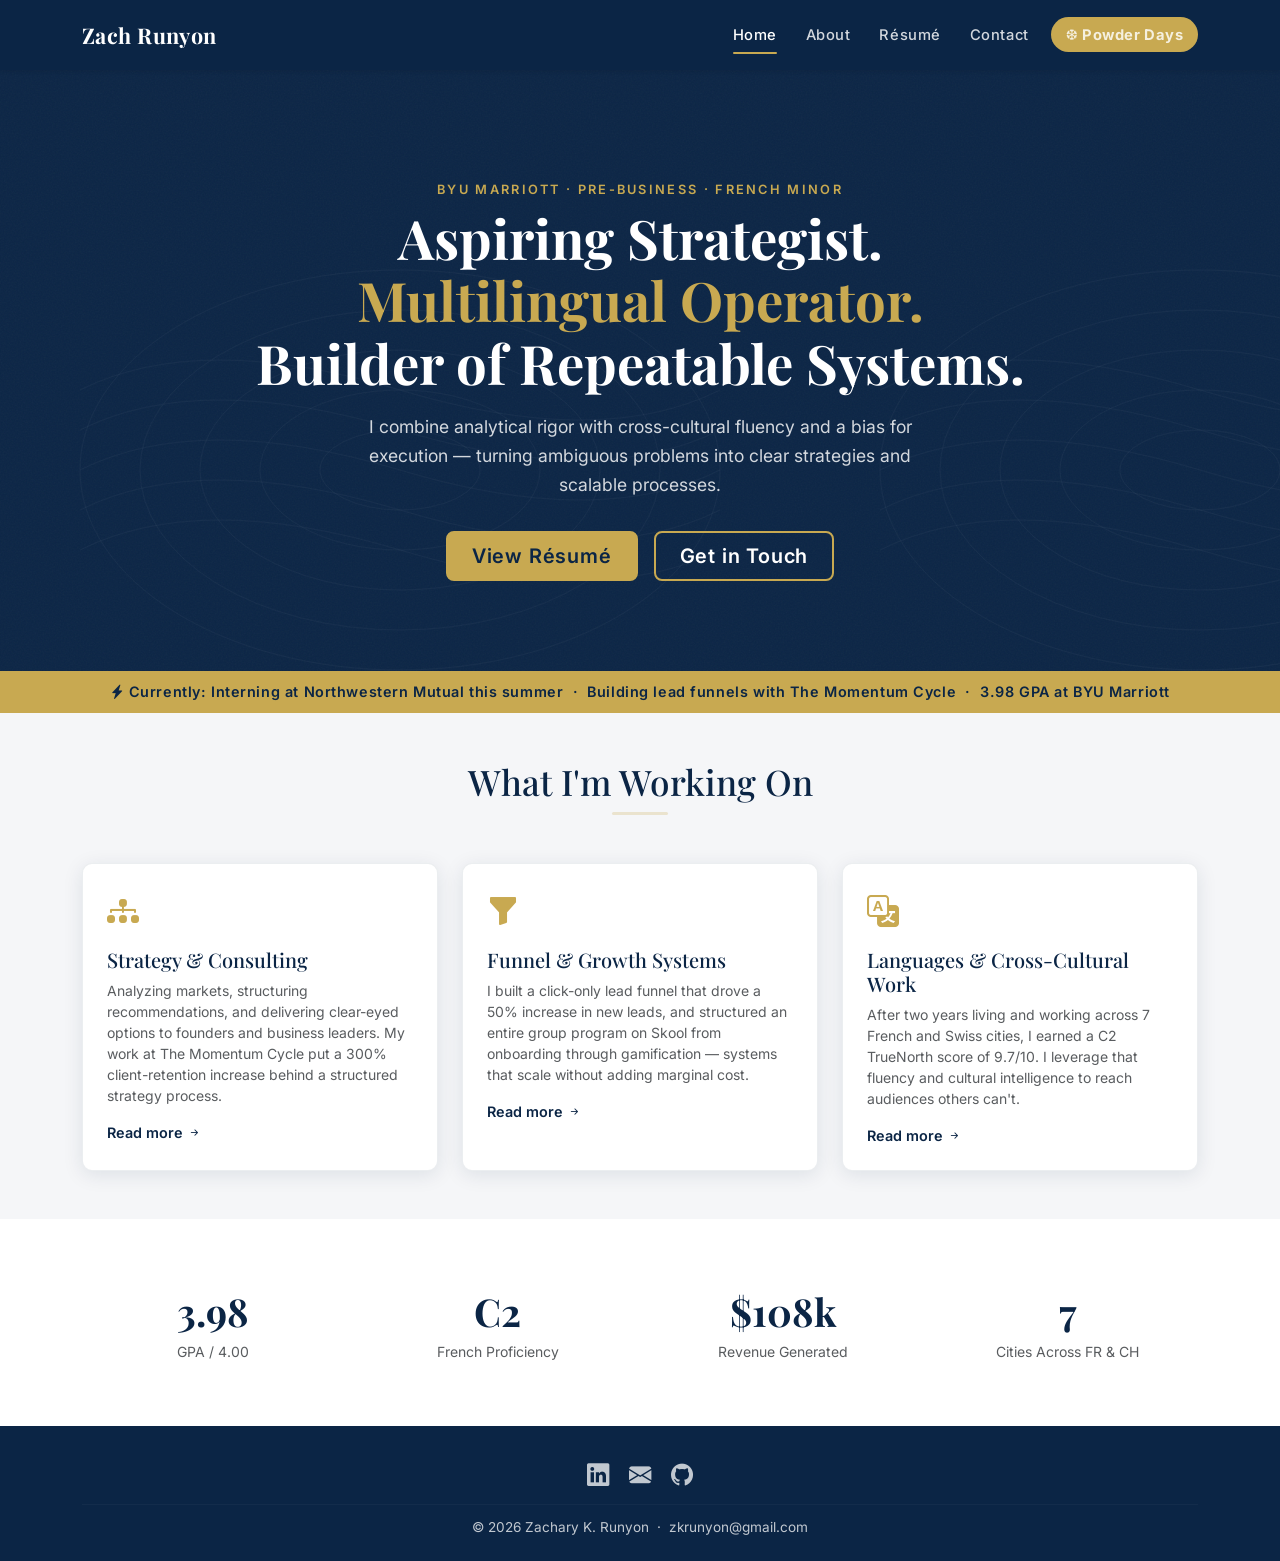
<file: index.html>
<!DOCTYPE html>
<html lang="en">
<head>
  <meta charset="UTF-8" />
  <meta name="viewport" content="width=device-width, initial-scale=1.0" />
  <title>Zach Runyon — Aspiring Strategist & Builder</title>
  <meta name="description" content="Zachary K. Runyon — BYU Marriott School of Business student, bilingual strategist, and builder of repeatable systems. Consulting, growth, and French fluency." />

  <!-- Bootstrap 5.3 -->
  <link rel="stylesheet" href="https://cdn.jsdelivr.net/npm/bootstrap@5.3.3/dist/css/bootstrap.min.css" />
  <!-- Bootstrap Icons -->
  <link rel="stylesheet" href="https://cdn.jsdelivr.net/npm/bootstrap-icons@1.11.3/font/bootstrap-icons.min.css" />
  <!-- Pro stylesheet -->
  <link rel="stylesheet" href="assets/css/pro.css" />
</head>
<body>

  <!-- ============ NAVBAR ============ -->
  <nav class="navbar navbar-expand-lg sticky-top shadow-sm">
    <div class="container">
      <a class="navbar-brand" href="index.html">Zach Runyon</a>
      <button class="navbar-toggler" type="button" data-bs-toggle="collapse" data-bs-target="#mainNav" aria-controls="mainNav" aria-expanded="false" aria-label="Toggle navigation">
        <span class="navbar-toggler-icon"></span>
      </button>
      <div class="collapse navbar-collapse" id="mainNav">
        <ul class="navbar-nav ms-auto">
          <li class="nav-item"><a class="nav-link active" href="index.html">Home</a></li>
          <li class="nav-item"><a class="nav-link" href="about.html">About</a></li>
          <li class="nav-item"><a class="nav-link" href="resume.html">Résumé</a></li>
          <li class="nav-item"><a class="nav-link" href="contact.html">Contact</a></li>
          <li class="nav-item ms-lg-2"><a class="nav-link btn btn-sm px-3 py-1" href="scratch/scratch.html" style="background:var(--gold);color:var(--navy);font-weight:700;border-radius:20px;">&#10054; Powder Days</a></li>
        </ul>
      </div>
    </div>
  </nav>

  <main>

    <!-- ============ HERO ============ -->
    <header class="hero">
      <div class="container">
        <div class="row justify-content-center">
          <div class="col-lg-9 text-center">
            <p class="text-uppercase mb-2" style="color: var(--gold); font-size:0.8rem; letter-spacing:0.18em; font-weight:600;">BYU Marriott · Pre-Business · French Minor</p>
            <h1 class="hero-headline">
              Aspiring Strategist.<br>
              <span class="gold-text">Multilingual Operator.</span><br>
              Builder of Repeatable Systems.
            </h1>
            <p class="hero-sub mx-auto">I combine analytical rigor with cross-cultural fluency and a bias for execution — turning ambiguous problems into clear strategies and scalable processes.</p>
            <div class="d-flex flex-wrap gap-3 justify-content-center">
              <a href="resume.html" class="btn btn-gold btn-lg px-4">View Résumé</a>
              <a href="contact.html" class="btn btn-outline-gold btn-lg px-4">Get in Touch</a>
            </div>
          </div>
        </div>
      </div>
    </header>

    <!-- ============ CURRENTLY STRIP ============ -->
    <div class="currently-strip">
      <div class="container">
        <span><i class="bi bi-lightning-charge-fill me-1"></i>Currently:</span>
        Interning at Northwestern Mutual this summer &nbsp;·&nbsp; Building lead funnels with The Momentum Cycle &nbsp;·&nbsp; 3.98 GPA at BYU Marriott
      </div>
    </div>

    <!-- ============ WHAT I'M WORKING ON ============ -->
    <section class="py-5" style="background-color: var(--offwhite);">
      <div class="container">
        <div class="text-center mb-5">
          <h2 class="section-heading">What I'm Working On</h2>
          <hr class="section-heading-rule mx-auto" />
        </div>
        <div class="row g-4">

          <!-- Card 1 -->
          <div class="col-md-4">
            <div class="card pro-card p-4">
              <div class="card-icon"><i class="bi bi-diagram-3-fill"></i></div>
              <h3 class="h5 fw-700 mb-2" style="font-family:'Playfair Display',serif; color:var(--navy);">Strategy &amp; Consulting</h3>
              <p class="text-muted small mb-3">Analyzing markets, structuring recommendations, and delivering clear-eyed options to founders and business leaders. My work at The Momentum Cycle put a 300% client-retention increase behind a structured strategy process.</p>
              <a href="about.html#strategy" class="card-read-more">Read more <i class="bi bi-arrow-right-short"></i></a>
            </div>
          </div>

          <!-- Card 2 -->
          <div class="col-md-4">
            <div class="card pro-card p-4">
              <div class="card-icon"><i class="bi bi-funnel-fill"></i></div>
              <h3 class="h5 fw-700 mb-2" style="font-family:'Playfair Display',serif; color:var(--navy);">Funnel &amp; Growth Systems</h3>
              <p class="text-muted small mb-3">I built a click-only lead funnel that drove a 50% increase in new leads, and structured an entire group program on Skool from onboarding through gamification — systems that scale without adding marginal cost.</p>
              <a href="about.html#growth" class="card-read-more">Read more <i class="bi bi-arrow-right-short"></i></a>
            </div>
          </div>

          <!-- Card 3 -->
          <div class="col-md-4">
            <div class="card pro-card p-4">
              <div class="card-icon"><i class="bi bi-translate"></i></div>
              <h3 class="h5 fw-700 mb-2" style="font-family:'Playfair Display',serif; color:var(--navy);">Languages &amp; Cross-Cultural Work</h3>
              <p class="text-muted small mb-3">After two years living and working across 7 French and Swiss cities, I earned a C2 TrueNorth score of 9.7/10. I leverage that fluency and cultural intelligence to reach audiences others can't.</p>
              <a href="about.html#languages" class="card-read-more">Read more <i class="bi bi-arrow-right-short"></i></a>
            </div>
          </div>

        </div>
      </div>
    </section>

    <!-- ============ QUICK STATS ============ -->
    <section class="py-5">
      <div class="container">
        <div class="row g-4 text-center">
          <div class="col-6 col-md-3">
            <div class="p-3">
              <div style="font-family:'Playfair Display',serif; font-size:2.4rem; font-weight:700; color:var(--navy);">3.98</div>
              <div class="text-muted small fw-500">GPA / 4.00</div>
            </div>
          </div>
          <div class="col-6 col-md-3">
            <div class="p-3">
              <div style="font-family:'Playfair Display',serif; font-size:2.4rem; font-weight:700; color:var(--navy);">C2</div>
              <div class="text-muted small fw-500">French Proficiency</div>
            </div>
          </div>
          <div class="col-6 col-md-3">
            <div class="p-3">
              <div style="font-family:'Playfair Display',serif; font-size:2.4rem; font-weight:700; color:var(--navy);">$108k</div>
              <div class="text-muted small fw-500">Revenue Generated</div>
            </div>
          </div>
          <div class="col-6 col-md-3">
            <div class="p-3">
              <div style="font-family:'Playfair Display',serif; font-size:2.4rem; font-weight:700; color:var(--navy);">7</div>
              <div class="text-muted small fw-500">Cities Across FR &amp; CH</div>
            </div>
          </div>
        </div>
      </div>
    </section>

  </main>

  <!-- ============ FOOTER ============ -->
  <footer class="site-footer">
    <div class="container text-center">
      <div class="footer-icons mb-2">
        <a href="https://www.linkedin.com/in/zach-runyon" target="_blank" rel="noopener" aria-label="LinkedIn"><i class="bi bi-linkedin"></i></a>
        <a href="mailto:zkrunyon@gmail.com" aria-label="Email"><i class="bi bi-envelope-fill"></i></a>
        <a href="https://github.com/zkrunyon-ui" target="_blank" rel="noopener" aria-label="GitHub"><i class="bi bi-github"></i></a>
      </div>
      <hr class="footer-divider" />
      <div>&copy; <span class="js-year">2026</span> Zachary K. Runyon &nbsp;·&nbsp; <a href="mailto:zkrunyon@gmail.com">zkrunyon@gmail.com</a></div>
    </div>
  </footer>

  <!-- Bootstrap JS -->
  <script src="https://cdn.jsdelivr.net/npm/bootstrap@5.3.3/dist/js/bootstrap.bundle.min.js"></script>
  <script src="assets/js/pro.js"></script>
</body>
</html>
</file>
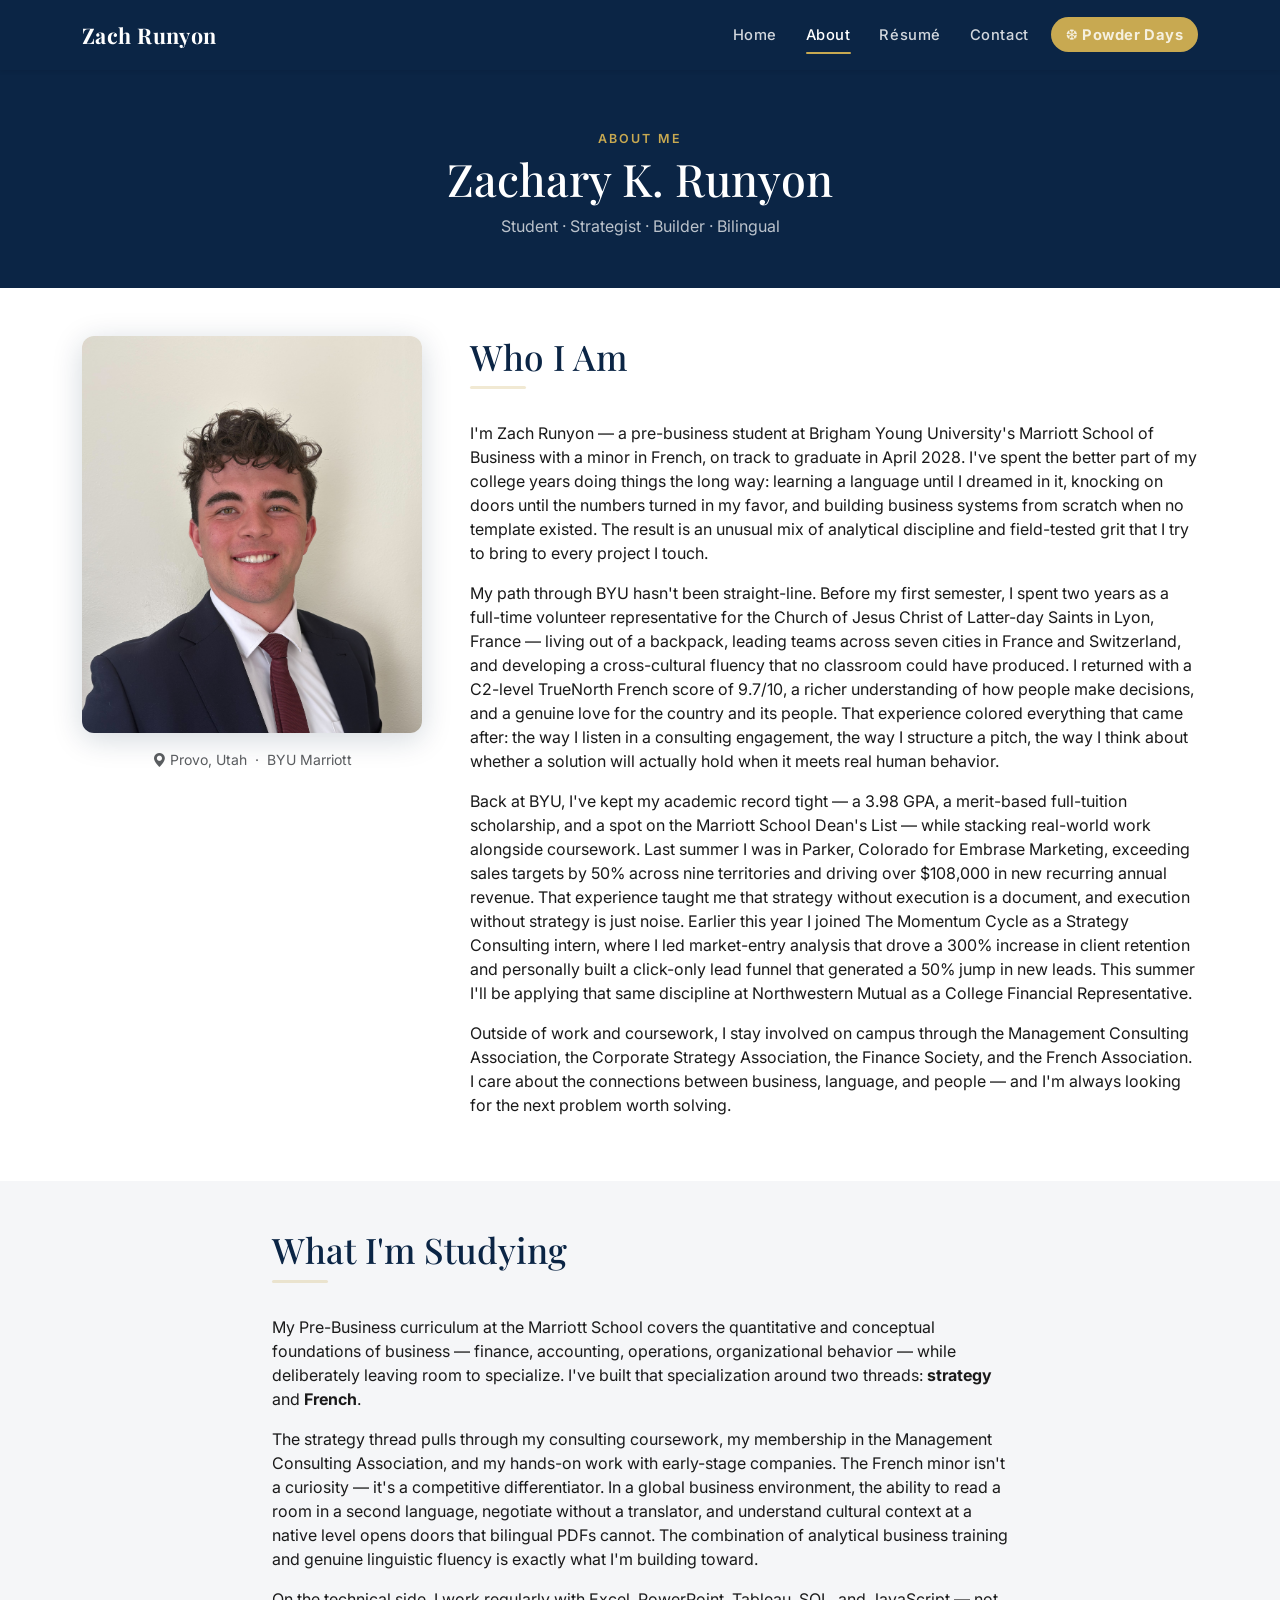
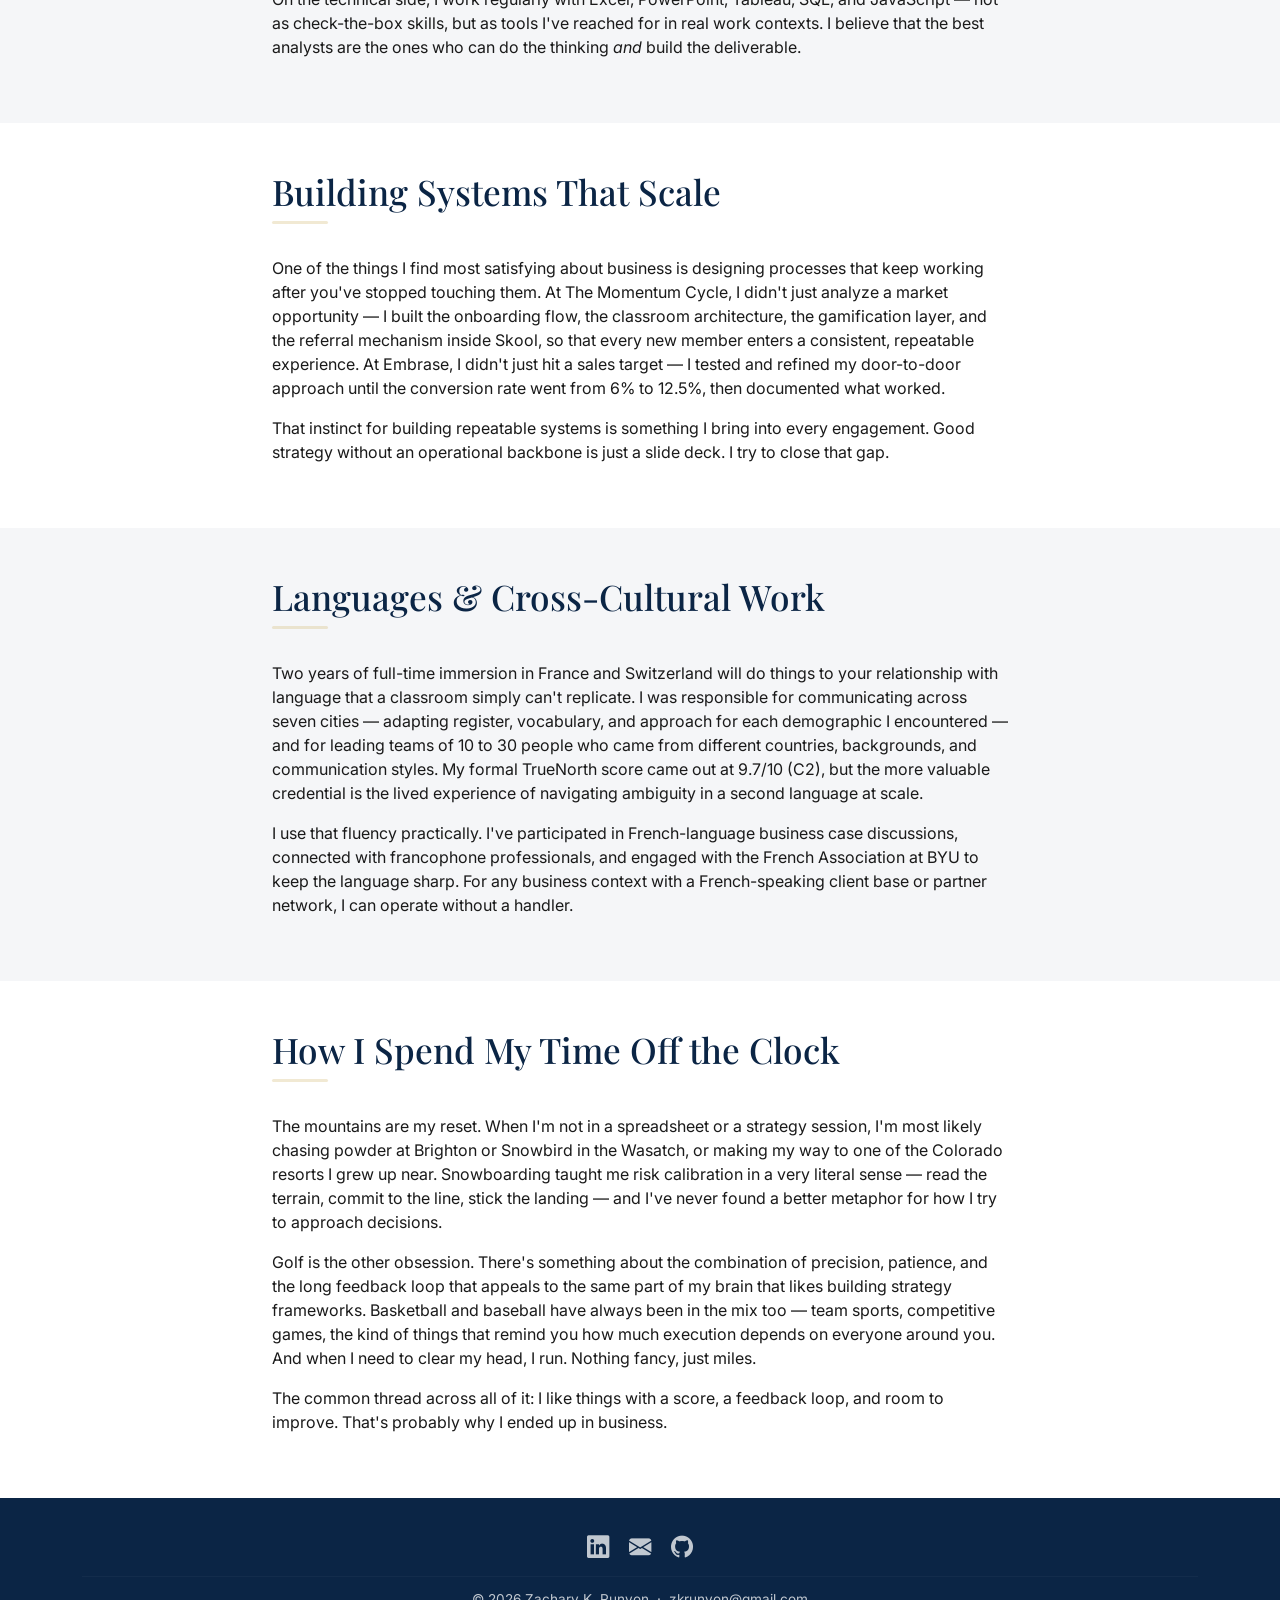
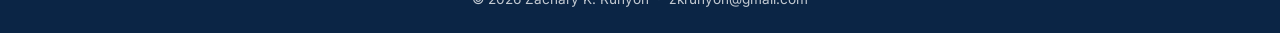
<file: about.html>
<!DOCTYPE html>
<html lang="en">
<head>
  <meta charset="UTF-8" />
  <meta name="viewport" content="width=device-width, initial-scale=1.0" />
  <title>About — Zach Runyon</title>
  <meta name="description" content="Learn about Zachary K. Runyon — BYU Marriott student, bilingual strategist with two years in France, sales professional, and outdoor enthusiast." />

  <link rel="stylesheet" href="https://cdn.jsdelivr.net/npm/bootstrap@5.3.3/dist/css/bootstrap.min.css" />
  <link rel="stylesheet" href="https://cdn.jsdelivr.net/npm/bootstrap-icons@1.11.3/font/bootstrap-icons.min.css" />
  <link rel="stylesheet" href="assets/css/pro.css" />
</head>
<body>

  <!-- ============ NAVBAR ============ -->
  <nav class="navbar navbar-expand-lg sticky-top shadow-sm">
    <div class="container">
      <a class="navbar-brand" href="index.html">Zach Runyon</a>
      <button class="navbar-toggler" type="button" data-bs-toggle="collapse" data-bs-target="#mainNav" aria-controls="mainNav" aria-expanded="false" aria-label="Toggle navigation">
        <span class="navbar-toggler-icon"></span>
      </button>
      <div class="collapse navbar-collapse" id="mainNav">
        <ul class="navbar-nav ms-auto">
          <li class="nav-item"><a class="nav-link" href="index.html">Home</a></li>
          <li class="nav-item"><a class="nav-link active" href="about.html">About</a></li>
          <li class="nav-item"><a class="nav-link" href="resume.html">Résumé</a></li>
          <li class="nav-item"><a class="nav-link" href="contact.html">Contact</a></li>
          <li class="nav-item ms-lg-2"><a class="nav-link btn btn-sm px-3 py-1" href="scratch/scratch.html" style="background:var(--gold);color:var(--navy);font-weight:700;border-radius:20px;">&#10054; Powder Days</a></li>
        </ul>
      </div>
    </div>
  </nav>

  <main>

    <!-- ============ PAGE HEADER ============ -->
    <section style="background-color: var(--navy); padding: 60px 0 50px;">
      <div class="container text-center text-white">
        <p class="text-uppercase mb-1" style="color: var(--gold); font-size:0.78rem; letter-spacing:0.18em; font-weight:600;">About Me</p>
        <h1 class="section-heading" style="color:#fff; font-size: clamp(2rem,4vw,2.8rem);">Zachary K. Runyon</h1>
        <p class="mb-0" style="color:rgba(255,255,255,0.72); max-width:520px; margin:0 auto; font-size:1rem;">Student · Strategist · Builder · Bilingual</p>
      </div>
    </section>

    <!-- ============ BIO ============ -->
    <section class="py-5" id="bio">
      <div class="container">
        <div class="row g-5 align-items-start">

          <!-- Portrait -->
          <div class="col-lg-4">
            <div class="portrait-wrap">
              <img
                src="assets/img/portrait.jpg"
                alt="Portrait of Zachary K. Runyon"
                onerror="this.src='assets/img/portrait.svg'"
              />
            </div>
            <div class="mt-3 text-center text-muted small">
              <i class="bi bi-geo-alt-fill me-1"></i>Provo, Utah &nbsp;·&nbsp; BYU Marriott
            </div>
          </div>

          <!-- Bio prose -->
          <div class="col-lg-8">
            <h2 class="section-heading mb-1">Who I Am</h2>
            <hr class="section-heading-rule" />

            <p>I'm Zach Runyon — a pre-business student at Brigham Young University's Marriott School of Business with a minor in French, on track to graduate in April 2028. I've spent the better part of my college years doing things the long way: learning a language until I dreamed in it, knocking on doors until the numbers turned in my favor, and building business systems from scratch when no template existed. The result is an unusual mix of analytical discipline and field-tested grit that I try to bring to every project I touch.</p>

            <p>My path through BYU hasn't been straight-line. Before my first semester, I spent two years as a full-time volunteer representative for the Church of Jesus Christ of Latter-day Saints in Lyon, France — living out of a backpack, leading teams across seven cities in France and Switzerland, and developing a cross-cultural fluency that no classroom could have produced. I returned with a C2-level TrueNorth French score of 9.7/10, a richer understanding of how people make decisions, and a genuine love for the country and its people. That experience colored everything that came after: the way I listen in a consulting engagement, the way I structure a pitch, the way I think about whether a solution will actually hold when it meets real human behavior.</p>

            <p>Back at BYU, I've kept my academic record tight — a 3.98 GPA, a merit-based full-tuition scholarship, and a spot on the Marriott School Dean's List — while stacking real-world work alongside coursework. Last summer I was in Parker, Colorado for Embrase Marketing, exceeding sales targets by 50% across nine territories and driving over $108,000 in new recurring annual revenue. That experience taught me that strategy without execution is a document, and execution without strategy is just noise. Earlier this year I joined The Momentum Cycle as a Strategy Consulting intern, where I led market-entry analysis that drove a 300% increase in client retention and personally built a click-only lead funnel that generated a 50% jump in new leads. This summer I'll be applying that same discipline at Northwestern Mutual as a College Financial Representative.</p>

            <p>Outside of work and coursework, I stay involved on campus through the Management Consulting Association, the Corporate Strategy Association, the Finance Society, and the French Association. I care about the connections between business, language, and people — and I'm always looking for the next problem worth solving.</p>
          </div>
        </div>
      </div>
    </section>

    <!-- ============ WHAT I'M STUDYING ============ -->
    <section class="py-5" id="strategy" style="background-color: var(--offwhite);">
      <div class="container">
        <div class="row justify-content-center">
          <div class="col-lg-8">
            <h2 class="section-heading mb-1">What I'm Studying</h2>
            <hr class="section-heading-rule" />
            <p>My Pre-Business curriculum at the Marriott School covers the quantitative and conceptual foundations of business — finance, accounting, operations, organizational behavior — while deliberately leaving room to specialize. I've built that specialization around two threads: <strong>strategy</strong> and <strong>French</strong>.</p>
            <p>The strategy thread pulls through my consulting coursework, my membership in the Management Consulting Association, and my hands-on work with early-stage companies. The French minor isn't a curiosity — it's a competitive differentiator. In a global business environment, the ability to read a room in a second language, negotiate without a translator, and understand cultural context at a native level opens doors that bilingual PDFs cannot. The combination of analytical business training and genuine linguistic fluency is exactly what I'm building toward.</p>
            <p>On the technical side, I work regularly with Excel, PowerPoint, Tableau, SQL, and JavaScript — not as check-the-box skills, but as tools I've reached for in real work contexts. I believe that the best analysts are the ones who can do the thinking <em>and</em> build the deliverable.</p>
          </div>
        </div>
      </div>
    </section>

    <!-- ============ GROWTH SYSTEMS ============ -->
    <section class="py-5" id="growth">
      <div class="container">
        <div class="row justify-content-center">
          <div class="col-lg-8">
            <h2 class="section-heading mb-1">Building Systems That Scale</h2>
            <hr class="section-heading-rule" />
            <p>One of the things I find most satisfying about business is designing processes that keep working after you've stopped touching them. At The Momentum Cycle, I didn't just analyze a market opportunity — I built the onboarding flow, the classroom architecture, the gamification layer, and the referral mechanism inside Skool, so that every new member enters a consistent, repeatable experience. At Embrase, I didn't just hit a sales target — I tested and refined my door-to-door approach until the conversion rate went from 6% to 12.5%, then documented what worked.</p>
            <p>That instinct for building repeatable systems is something I bring into every engagement. Good strategy without an operational backbone is just a slide deck. I try to close that gap.</p>
          </div>
        </div>
      </div>
    </section>

    <!-- ============ LANGUAGES ============ -->
    <section class="py-5" id="languages" style="background-color: var(--offwhite);">
      <div class="container">
        <div class="row justify-content-center">
          <div class="col-lg-8">
            <h2 class="section-heading mb-1">Languages &amp; Cross-Cultural Work</h2>
            <hr class="section-heading-rule" />
            <p>Two years of full-time immersion in France and Switzerland will do things to your relationship with language that a classroom simply can't replicate. I was responsible for communicating across seven cities — adapting register, vocabulary, and approach for each demographic I encountered — and for leading teams of 10 to 30 people who came from different countries, backgrounds, and communication styles. My formal TrueNorth score came out at 9.7/10 (C2), but the more valuable credential is the lived experience of navigating ambiguity in a second language at scale.</p>
            <p>I use that fluency practically. I've participated in French-language business case discussions, connected with francophone professionals, and engaged with the French Association at BYU to keep the language sharp. For any business context with a French-speaking client base or partner network, I can operate without a handler.</p>
          </div>
        </div>
      </div>
    </section>

    <!-- ============ OFF THE CLOCK ============ -->
    <section class="py-5" id="hobbies">
      <div class="container">
        <div class="row justify-content-center">
          <div class="col-lg-8">
            <h2 class="section-heading mb-1">How I Spend My Time Off the Clock</h2>
            <hr class="section-heading-rule" />
            <p>The mountains are my reset. When I'm not in a spreadsheet or a strategy session, I'm most likely chasing powder at Brighton or Snowbird in the Wasatch, or making my way to one of the Colorado resorts I grew up near. Snowboarding taught me risk calibration in a very literal sense — read the terrain, commit to the line, stick the landing — and I've never found a better metaphor for how I try to approach decisions.</p>
            <p>Golf is the other obsession. There's something about the combination of precision, patience, and the long feedback loop that appeals to the same part of my brain that likes building strategy frameworks. Basketball and baseball have always been in the mix too — team sports, competitive games, the kind of things that remind you how much execution depends on everyone around you. And when I need to clear my head, I run. Nothing fancy, just miles.</p>
            <p>The common thread across all of it: I like things with a score, a feedback loop, and room to improve. That's probably why I ended up in business.</p>
          </div>
        </div>
      </div>
    </section>

  </main>

  <!-- ============ FOOTER ============ -->
  <footer class="site-footer">
    <div class="container text-center">
      <div class="footer-icons mb-2">
        <a href="https://www.linkedin.com/in/zach-runyon" target="_blank" rel="noopener" aria-label="LinkedIn"><i class="bi bi-linkedin"></i></a>
        <a href="mailto:zkrunyon@gmail.com" aria-label="Email"><i class="bi bi-envelope-fill"></i></a>
        <a href="https://github.com/zkrunyon-ui" target="_blank" rel="noopener" aria-label="GitHub"><i class="bi bi-github"></i></a>
      </div>
      <hr class="footer-divider" />
      <div>&copy; <span class="js-year">2026</span> Zachary K. Runyon &nbsp;·&nbsp; <a href="mailto:zkrunyon@gmail.com">zkrunyon@gmail.com</a></div>
    </div>
  </footer>

  <script src="https://cdn.jsdelivr.net/npm/bootstrap@5.3.3/dist/js/bootstrap.bundle.min.js"></script>
  <script src="assets/js/pro.js"></script>
</body>
</html>
</file>
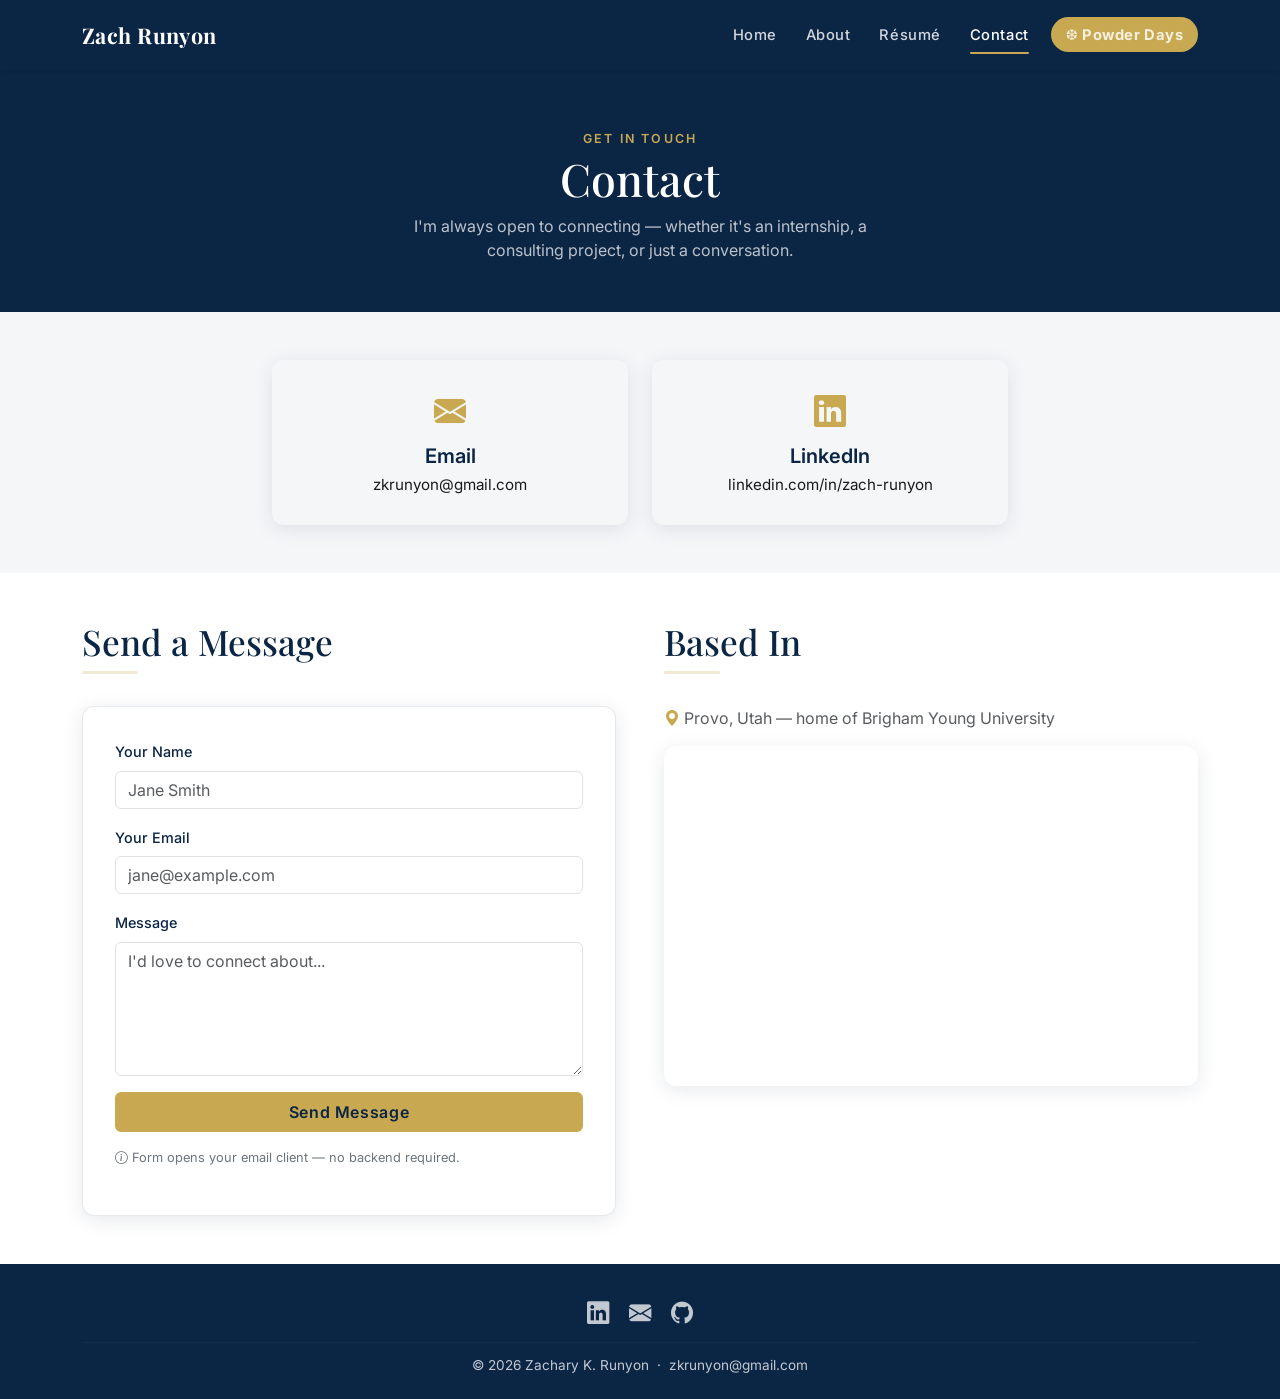
<file: contact.html>
<!DOCTYPE html>
<html lang="en">
<head>
  <meta charset="UTF-8" />
  <meta name="viewport" content="width=device-width, initial-scale=1.0" />
  <title>Contact — Zach Runyon</title>
  <meta name="description" content="Get in touch with Zachary K. Runyon — email, phone, LinkedIn, or send a message directly from this page." />

  <link rel="stylesheet" href="https://cdn.jsdelivr.net/npm/bootstrap@5.3.3/dist/css/bootstrap.min.css" />
  <link rel="stylesheet" href="https://cdn.jsdelivr.net/npm/bootstrap-icons@1.11.3/font/bootstrap-icons.min.css" />
  <link rel="stylesheet" href="assets/css/pro.css" />
</head>
<body>

  <!-- ============ NAVBAR ============ -->
  <nav class="navbar navbar-expand-lg sticky-top shadow-sm">
    <div class="container">
      <a class="navbar-brand" href="index.html">Zach Runyon</a>
      <button class="navbar-toggler" type="button" data-bs-toggle="collapse" data-bs-target="#mainNav" aria-controls="mainNav" aria-expanded="false" aria-label="Toggle navigation">
        <span class="navbar-toggler-icon"></span>
      </button>
      <div class="collapse navbar-collapse" id="mainNav">
        <ul class="navbar-nav ms-auto">
          <li class="nav-item"><a class="nav-link" href="index.html">Home</a></li>
          <li class="nav-item"><a class="nav-link" href="about.html">About</a></li>
          <li class="nav-item"><a class="nav-link" href="resume.html">Résumé</a></li>
          <li class="nav-item"><a class="nav-link active" href="contact.html">Contact</a></li>
          <li class="nav-item ms-lg-2"><a class="nav-link btn btn-sm px-3 py-1" href="scratch/scratch.html" style="background:var(--gold);color:var(--navy);font-weight:700;border-radius:20px;">&#10054; Powder Days</a></li>
        </ul>
      </div>
    </div>
  </nav>

  <main>

    <!-- ============ PAGE HEADER ============ -->
    <section style="background-color: var(--navy); padding: 60px 0 50px;">
      <div class="container text-center text-white">
        <p class="text-uppercase mb-1" style="color: var(--gold); font-size:0.78rem; letter-spacing:0.18em; font-weight:600;">Get In Touch</p>
        <h1 class="section-heading" style="color:#fff; font-size: clamp(2rem,4vw,2.8rem);">Contact</h1>
        <p class="mb-0" style="color:rgba(255,255,255,0.72); max-width:480px; margin:0 auto; font-size:1rem;">I'm always open to connecting — whether it's an internship, a consulting project, or just a conversation.</p>
      </div>
    </section>

    <!-- ============ CONTACT METHODS ============ -->
    <section class="py-5" style="background-color: var(--offwhite);">
      <div class="container">
        <div class="row g-4 justify-content-center">

          <div class="col-sm-6 col-md-4">
            <div class="contact-card">
              <div class="contact-icon"><i class="bi bi-envelope-fill"></i></div>
              <h5>Email</h5>
              <a href="mailto:zkrunyon@gmail.com">zkrunyon@gmail.com</a>
            </div>
          </div>

          <div class="col-sm-6 col-md-4">
            <div class="contact-card">
              <div class="contact-icon"><i class="bi bi-linkedin"></i></div>
              <h5>LinkedIn</h5>
              <a href="https://www.linkedin.com/in/zach-runyon" target="_blank" rel="noopener">linkedin.com/in/zach-runyon</a>
            </div>
          </div>

        </div>
      </div>
    </section>

    <!-- ============ FORM + MAP ============ -->
    <section class="py-5">
      <div class="container">
        <div class="row g-5 align-items-start">

          <!-- Contact form -->
          <div class="col-lg-6">
            <h2 class="section-heading mb-1">Send a Message</h2>
            <hr class="section-heading-rule" />

            <div class="contact-form-card">
              <!-- mailto form — opens user's email client, no backend needed -->
              <form action="mailto:zkrunyon@gmail.com" method="post" enctype="text/plain">
                <div class="mb-3">
                  <label for="name" class="form-label">Your Name</label>
                  <input type="text" class="form-control" id="name" name="name" placeholder="Jane Smith" required />
                </div>
                <div class="mb-3">
                  <label for="email" class="form-label">Your Email</label>
                  <input type="email" class="form-control" id="email" name="email" placeholder="jane@example.com" required />
                </div>
                <div class="mb-3">
                  <label for="message" class="form-label">Message</label>
                  <textarea class="form-control" id="message" name="message" rows="5" placeholder="I'd love to connect about..." required></textarea>
                </div>
                <button type="submit" class="btn btn-gold w-100">Send Message</button>
              </form>
              <p class="form-note mt-3"><i class="bi bi-info-circle me-1"></i>Form opens your email client — no backend required.</p>
            </div>
          </div>

          <!-- Map -->
          <div class="col-lg-6">
            <h2 class="section-heading mb-1">Based In</h2>
            <hr class="section-heading-rule" />
            <p class="text-muted mb-3"><i class="bi bi-geo-alt-fill me-1" style="color:var(--gold);"></i>Provo, Utah — home of Brigham Young University</p>
            <div class="map-container">
              <iframe
                title="Map of Provo, Utah"
                src="https://www.google.com/maps/embed?pb=!1m18!1m12!1m3!1d96918.41948833938!2d-111.71150537402344!3d40.23384959999999!2m3!1f0!2f0!3f0!3m2!1i1024!2i768!4f13.1!3m3!1m2!1s0x874d9b7fa4e15b1b%3A0x3e7b279b3e37e6b7!2sProvo%2C%20UT!5e0!3m2!1sen!2sus!4v1712000000000"
                width="100%"
                height="340"
                style="border:0; display:block;"
                allowfullscreen=""
                loading="lazy"
                referrerpolicy="no-referrer-when-downgrade">
              </iframe>
            </div>
          </div>

        </div>
      </div>
    </section>

  </main>

  <!-- ============ FOOTER ============ -->
  <footer class="site-footer">
    <div class="container text-center">
      <div class="footer-icons mb-2">
        <a href="https://www.linkedin.com/in/zach-runyon" target="_blank" rel="noopener" aria-label="LinkedIn"><i class="bi bi-linkedin"></i></a>
        <a href="mailto:zkrunyon@gmail.com" aria-label="Email"><i class="bi bi-envelope-fill"></i></a>
        <a href="https://github.com/zkrunyon-ui" target="_blank" rel="noopener" aria-label="GitHub"><i class="bi bi-github"></i></a>
      </div>
      <hr class="footer-divider" />
      <div>&copy; <span class="js-year">2026</span> Zachary K. Runyon &nbsp;·&nbsp; <a href="mailto:zkrunyon@gmail.com">zkrunyon@gmail.com</a></div>
    </div>
  </footer>

  <script src="https://cdn.jsdelivr.net/npm/bootstrap@5.3.3/dist/js/bootstrap.bundle.min.js"></script>
  <script src="assets/js/pro.js"></script>
</body>
</html>
</file>
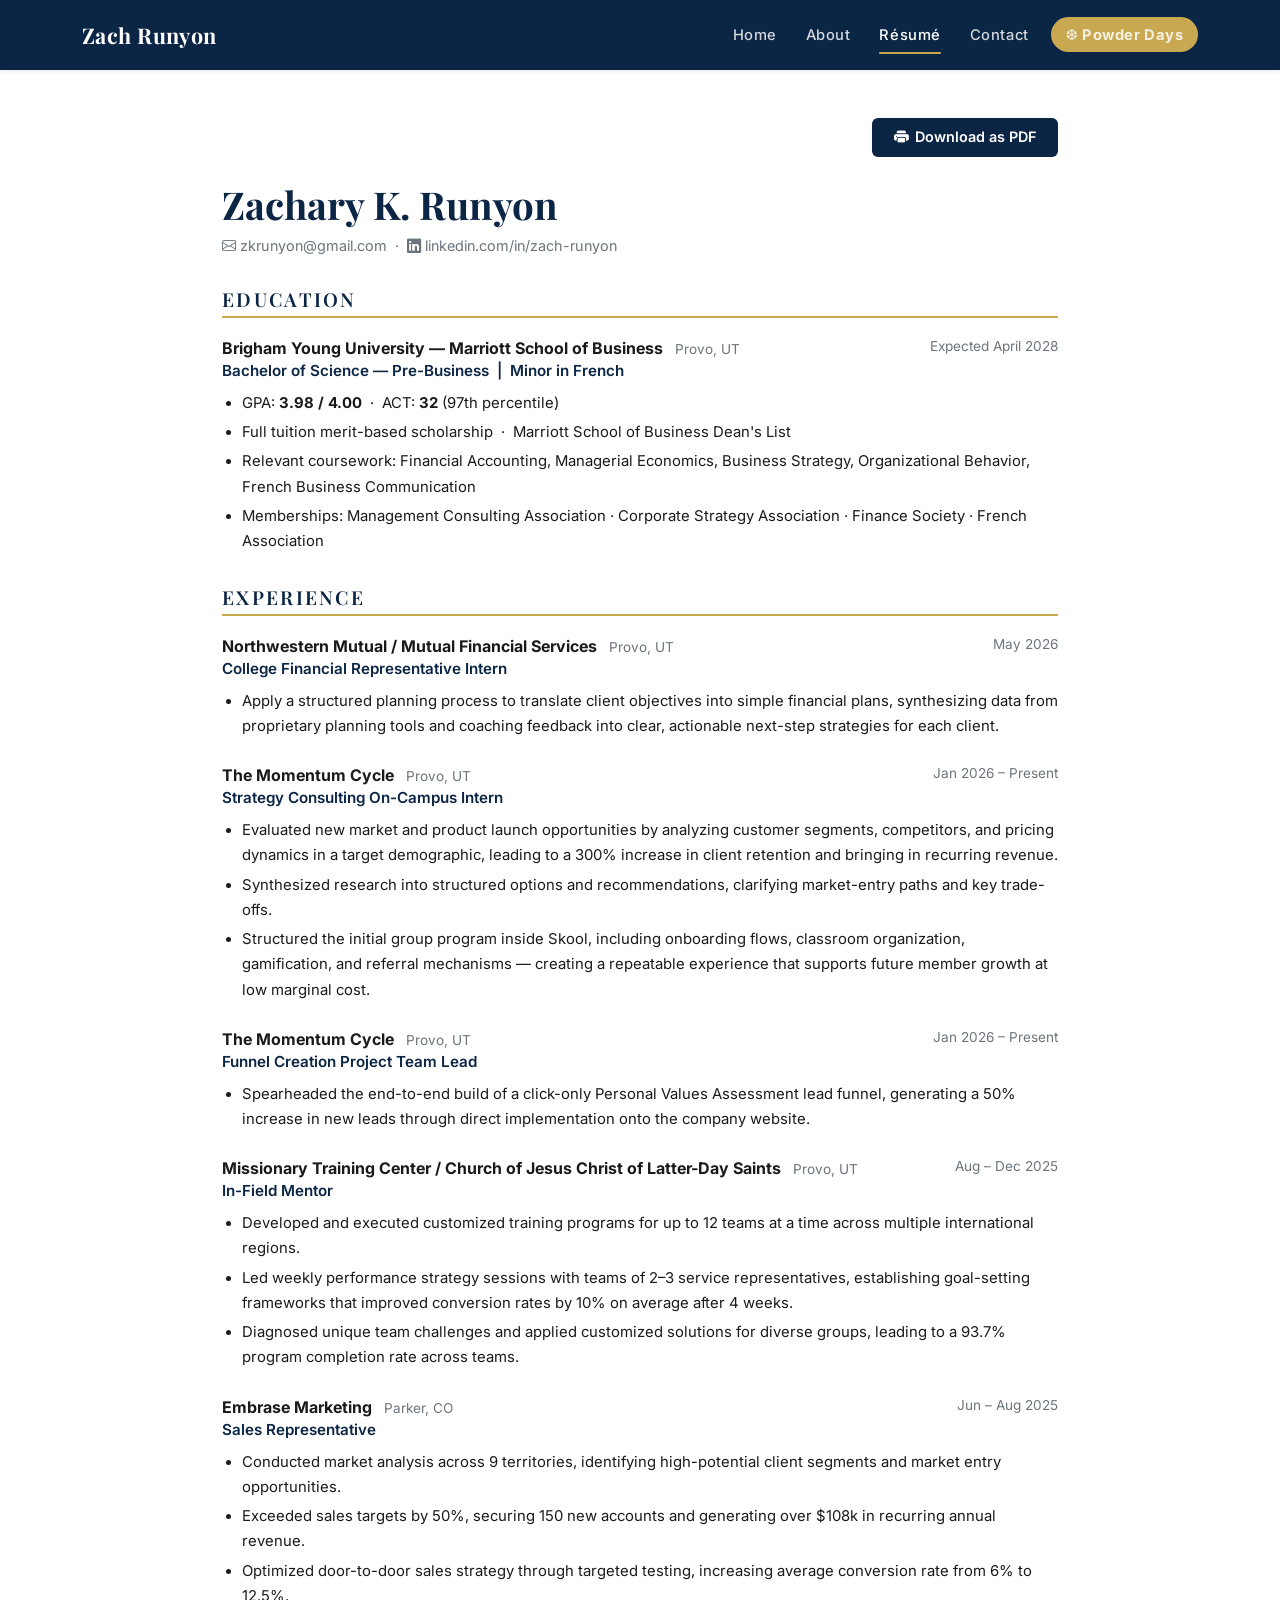
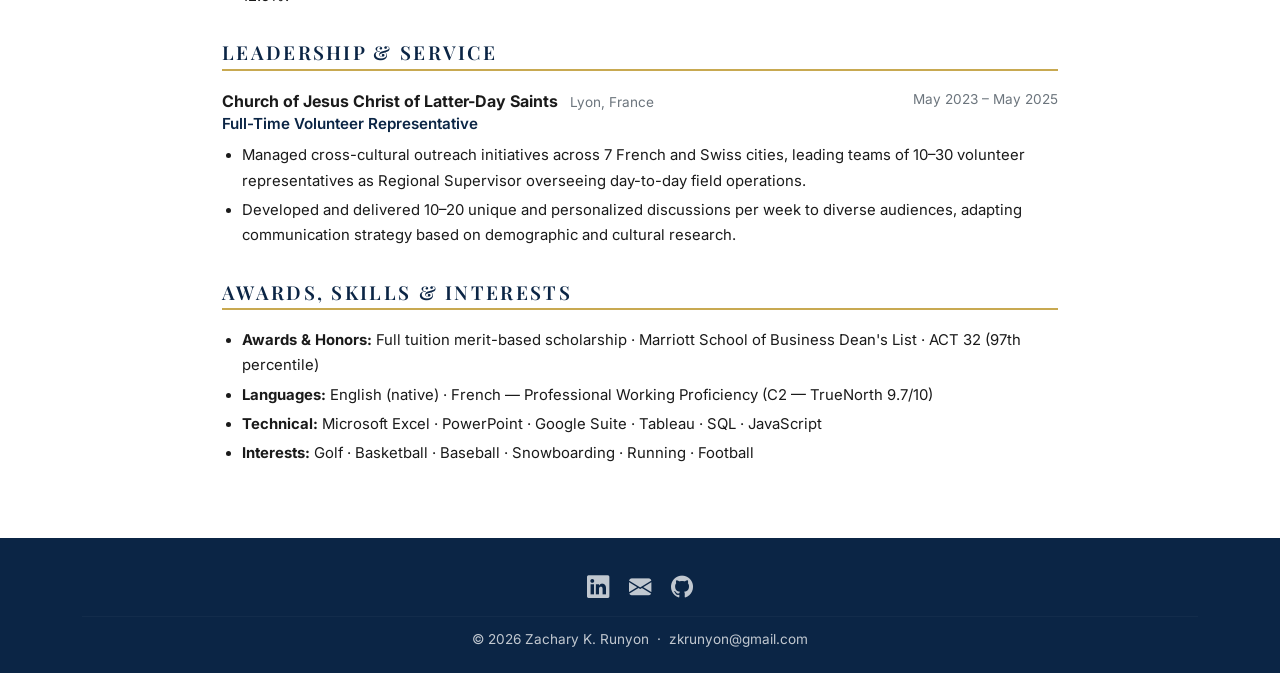
<file: resume.html>
<!DOCTYPE html>
<html lang="en">
<head>
  <meta charset="UTF-8" />
  <meta name="viewport" content="width=device-width, initial-scale=1.0" />
  <title>Résumé — Zachary K. Runyon</title>
  <meta name="description" content="Full résumé of Zachary K. Runyon — BYU Marriott student, bilingual strategist, consulting and sales professional." />

  <link rel="stylesheet" href="https://cdn.jsdelivr.net/npm/bootstrap@5.3.3/dist/css/bootstrap.min.css" />
  <link rel="stylesheet" href="https://cdn.jsdelivr.net/npm/bootstrap-icons@1.11.3/font/bootstrap-icons.min.css" />
  <link rel="stylesheet" href="assets/css/pro.css" />
</head>
<body>

  <!-- ============ NAVBAR ============ -->
  <nav class="navbar navbar-expand-lg sticky-top shadow-sm no-print">
    <div class="container">
      <a class="navbar-brand" href="index.html">Zach Runyon</a>
      <button class="navbar-toggler" type="button" data-bs-toggle="collapse" data-bs-target="#mainNav" aria-controls="mainNav" aria-expanded="false" aria-label="Toggle navigation">
        <span class="navbar-toggler-icon"></span>
      </button>
      <div class="collapse navbar-collapse" id="mainNav">
        <ul class="navbar-nav ms-auto">
          <li class="nav-item"><a class="nav-link" href="index.html">Home</a></li>
          <li class="nav-item"><a class="nav-link" href="about.html">About</a></li>
          <li class="nav-item"><a class="nav-link active" href="resume.html">Résumé</a></li>
          <li class="nav-item"><a class="nav-link" href="contact.html">Contact</a></li>
          <li class="nav-item ms-lg-2"><a class="nav-link btn btn-sm px-3 py-1" href="scratch/scratch.html" style="background:var(--gold);color:var(--navy);font-weight:700;border-radius:20px;">&#10054; Powder Days</a></li>
        </ul>
      </div>
    </div>
  </nav>

  <main>
    <div class="container py-5" style="max-width: 860px;">

      <!-- ---- Print / Download button ---- -->
      <div class="d-flex justify-content-end mb-4 no-print">
        <button class="btn-print" onclick="window.print()">
          <i class="bi bi-printer-fill"></i> Download as PDF
        </button>
      </div>

      <!-- ---- Header ---- -->
      <header class="mb-2">
        <h1 class="resume-header-name">Zachary K. Runyon</h1>
        <p class="resume-contact-line mt-1">
          <a href="mailto:zkrunyon@gmail.com"><i class="bi bi-envelope me-1"></i>zkrunyon@gmail.com</a>
          &nbsp;·&nbsp;
          <a href="https://www.linkedin.com/in/zach-runyon" target="_blank" rel="noopener"><i class="bi bi-linkedin me-1"></i>linkedin.com/in/zach-runyon</a>
        </p>
      </header>

      <!-- ===== EDUCATION ===== -->
      <h2 class="resume-section-title">Education</h2>

      <div class="resume-role">
        <div class="d-flex justify-content-between align-items-start flex-wrap gap-1">
          <div>
            <span class="resume-role-company">Brigham Young University — Marriott School of Business</span>
            <span class="resume-role-meta ms-2">Provo, UT</span>
          </div>
          <span class="resume-role-meta">Expected April 2028</span>
        </div>
        <div class="resume-role-title">Bachelor of Science — Pre-Business &nbsp;|&nbsp; Minor in French</div>
        <ul>
          <li>GPA: <strong>3.98 / 4.00</strong> &nbsp;·&nbsp; ACT: <strong>32</strong> (97th percentile)</li>
          <li>Full tuition merit-based scholarship &nbsp;·&nbsp; Marriott School of Business Dean's List</li>
          <li>Relevant coursework: Financial Accounting, Managerial Economics, Business Strategy, Organizational Behavior, French Business Communication</li>
          <li>Memberships: Management Consulting Association · Corporate Strategy Association · Finance Society · French Association</li>
        </ul>
      </div>

      <!-- ===== EXPERIENCE ===== -->
      <h2 class="resume-section-title">Experience</h2>

      <!-- Northwestern Mutual -->
      <div class="resume-role">
        <div class="d-flex justify-content-between align-items-start flex-wrap gap-1">
          <div>
            <span class="resume-role-company">Northwestern Mutual / Mutual Financial Services</span>
            <span class="resume-role-meta ms-2">Provo, UT</span>
          </div>
          <span class="resume-role-meta">May 2026</span>
        </div>
        <div class="resume-role-title">College Financial Representative Intern</div>
        <ul>
          <li>Apply a structured planning process to translate client objectives into simple financial plans, synthesizing data from proprietary planning tools and coaching feedback into clear, actionable next-step strategies for each client.</li>
        </ul>
      </div>

      <!-- The Momentum Cycle — Strategy -->
      <div class="resume-role">
        <div class="d-flex justify-content-between align-items-start flex-wrap gap-1">
          <div>
            <span class="resume-role-company">The Momentum Cycle</span>
            <span class="resume-role-meta ms-2">Provo, UT</span>
          </div>
          <span class="resume-role-meta">Jan 2026 – Present</span>
        </div>
        <div class="resume-role-title">Strategy Consulting On-Campus Intern</div>
        <ul>
          <li>Evaluated new market and product launch opportunities by analyzing customer segments, competitors, and pricing dynamics in a target demographic, leading to a 300% increase in client retention and bringing in recurring revenue.</li>
          <li>Synthesized research into structured options and recommendations, clarifying market-entry paths and key trade-offs.</li>
          <li>Structured the initial group program inside Skool, including onboarding flows, classroom organization, gamification, and referral mechanisms — creating a repeatable experience that supports future member growth at low marginal cost.</li>
        </ul>
      </div>

      <!-- The Momentum Cycle — Funnel -->
      <div class="resume-role">
        <div class="d-flex justify-content-between align-items-start flex-wrap gap-1">
          <div>
            <span class="resume-role-company">The Momentum Cycle</span>
            <span class="resume-role-meta ms-2">Provo, UT</span>
          </div>
          <span class="resume-role-meta">Jan 2026 – Present</span>
        </div>
        <div class="resume-role-title">Funnel Creation Project Team Lead</div>
        <ul>
          <li>Spearheaded the end-to-end build of a click-only Personal Values Assessment lead funnel, generating a 50% increase in new leads through direct implementation onto the company website.</li>
        </ul>
      </div>

      <!-- MTC -->
      <div class="resume-role">
        <div class="d-flex justify-content-between align-items-start flex-wrap gap-1">
          <div>
            <span class="resume-role-company">Missionary Training Center / Church of Jesus Christ of Latter-Day Saints</span>
            <span class="resume-role-meta ms-2">Provo, UT</span>
          </div>
          <span class="resume-role-meta">Aug – Dec 2025</span>
        </div>
        <div class="resume-role-title">In-Field Mentor</div>
        <ul>
          <li>Developed and executed customized training programs for up to 12 teams at a time across multiple international regions.</li>
          <li>Led weekly performance strategy sessions with teams of 2–3 service representatives, establishing goal-setting frameworks that improved conversion rates by 10% on average after 4 weeks.</li>
          <li>Diagnosed unique team challenges and applied customized solutions for diverse groups, leading to a 93.7% program completion rate across teams.</li>
        </ul>
      </div>

      <!-- Embrase -->
      <div class="resume-role">
        <div class="d-flex justify-content-between align-items-start flex-wrap gap-1">
          <div>
            <span class="resume-role-company">Embrase Marketing</span>
            <span class="resume-role-meta ms-2">Parker, CO</span>
          </div>
          <span class="resume-role-meta">Jun – Aug 2025</span>
        </div>
        <div class="resume-role-title">Sales Representative</div>
        <ul>
          <li>Conducted market analysis across 9 territories, identifying high-potential client segments and market entry opportunities.</li>
          <li>Exceeded sales targets by 50%, securing 150 new accounts and generating over $108k in recurring annual revenue.</li>
          <li>Optimized door-to-door sales strategy through targeted testing, increasing average conversion rate from 6% to 12.5%.</li>
        </ul>
      </div>

      <!-- ===== LEADERSHIP & SERVICE ===== -->
      <h2 class="resume-section-title">Leadership &amp; Service</h2>

      <div class="resume-role">
        <div class="d-flex justify-content-between align-items-start flex-wrap gap-1">
          <div>
            <span class="resume-role-company">Church of Jesus Christ of Latter-Day Saints</span>
            <span class="resume-role-meta ms-2">Lyon, France</span>
          </div>
          <span class="resume-role-meta">May 2023 – May 2025</span>
        </div>
        <div class="resume-role-title">Full-Time Volunteer Representative</div>
        <ul>
          <li>Managed cross-cultural outreach initiatives across 7 French and Swiss cities, leading teams of 10–30 volunteer representatives as Regional Supervisor overseeing day-to-day field operations.</li>
          <li>Developed and delivered 10–20 unique and personalized discussions per week to diverse audiences, adapting communication strategy based on demographic and cultural research.</li>
        </ul>
      </div>

      <!-- ===== AWARDS, SKILLS & INTERESTS ===== -->
      <h2 class="resume-section-title">Awards, Skills &amp; Interests</h2>

      <div class="resume-role">
        <ul>
          <li><strong>Awards &amp; Honors:</strong> Full tuition merit-based scholarship · Marriott School of Business Dean's List · ACT 32 (97th percentile)</li>
          <li><strong>Languages:</strong> English (native) · French — Professional Working Proficiency (C2 — TrueNorth 9.7/10)</li>
          <li><strong>Technical:</strong> Microsoft Excel · PowerPoint · Google Suite · Tableau · SQL · JavaScript</li>
          <li><strong>Interests:</strong> Golf · Basketball · Baseball · Snowboarding · Running · Football</li>
        </ul>
      </div>

    </div>
  </main>

  <!-- ============ FOOTER ============ -->
  <footer class="site-footer no-print">
    <div class="container text-center">
      <div class="footer-icons mb-2">
        <a href="https://www.linkedin.com/in/zach-runyon" target="_blank" rel="noopener" aria-label="LinkedIn"><i class="bi bi-linkedin"></i></a>
        <a href="mailto:zkrunyon@gmail.com" aria-label="Email"><i class="bi bi-envelope-fill"></i></a>
        <a href="https://github.com/zkrunyon-ui" target="_blank" rel="noopener" aria-label="GitHub"><i class="bi bi-github"></i></a>
      </div>
      <hr class="footer-divider" />
      <div>&copy; <span class="js-year">2026</span> Zachary K. Runyon &nbsp;·&nbsp; <a href="mailto:zkrunyon@gmail.com">zkrunyon@gmail.com</a></div>
    </div>
  </footer>

  <script src="https://cdn.jsdelivr.net/npm/bootstrap@5.3.3/dist/js/bootstrap.bundle.min.js"></script>
  <script src="assets/js/pro.js"></script>
</body>
</html>
</file>
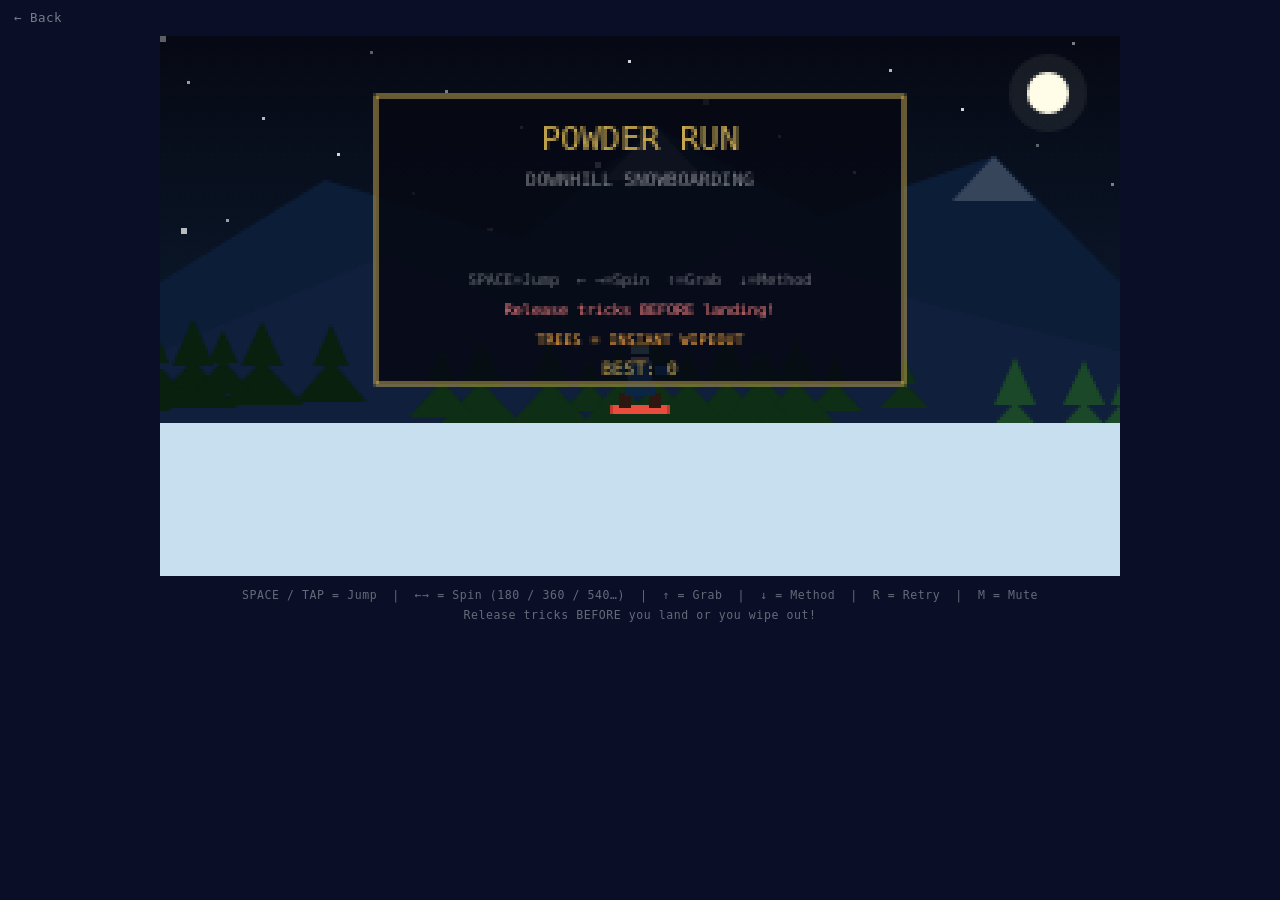
<file: scratch/game.html>
<!DOCTYPE html>
<html lang="en">
<head>
  <meta charset="UTF-8" />
  <meta name="viewport" content="width=device-width, initial-scale=1.0, user-scalable=no" />
  <title>Powder Run — Snowboarding Game</title>
  <style>
    * { margin: 0; padding: 0; box-sizing: border-box; }
    body {
      background: #0a0e27;
      display: flex;
      flex-direction: column;
      align-items: center;
      justify-content: flex-start;
      min-height: 100vh;
      font-family: monospace;
      color: #fff;
      overflow: hidden;
    }
    #back-link {
      position: fixed;
      top: 10px;
      left: 14px;
      color: rgba(255,255,255,0.45);
      font-size: 0.78rem;
      text-decoration: none;
      z-index: 100;
      letter-spacing: 0.04em;
    }
    #back-link:hover { color: #c8a951; }
    #canvas-wrap {
      position: relative;
      margin-top: 36px;
      width: min(100vw, 177.78vh);
      max-width: 960px;
    }
    canvas {
      display: block;
      width: 100%;
      height: auto;
      image-rendering: pixelated;
      image-rendering: crisp-edges;
      cursor: pointer;
    }
    #controls-help {
      margin-top: 10px;
      font-size: 0.72rem;
      color: rgba(255,255,255,0.38);
      text-align: center;
      letter-spacing: 0.05em;
      padding: 0 1rem;
      line-height: 1.7;
    }
  </style>
</head>
<body>

<a id="back-link" href="scratch.html">&#8592; Back</a>
<div id="canvas-wrap">
  <canvas id="gc" width="320" height="180"></canvas>
</div>
<div id="controls-help">
  SPACE / TAP = Jump &nbsp;|&nbsp; &larr;&rarr; = Spin (180 / 360 / 540…) &nbsp;|&nbsp;
  &uarr; = Grab &nbsp;|&nbsp; &darr; = Method &nbsp;|&nbsp; R = Retry &nbsp;|&nbsp; M = Mute
  <br>Release tricks BEFORE you land or you wipe out!
</div>

<script>
// ================================================================
// POWDER RUN — complete rewrite
// Downhill pixel-art snowboarding · Zach Runyon · BYU IS
// ================================================================

const canvas = document.getElementById('gc');
const ctx    = canvas.getContext('2d');
const W = 320, H = 180;

// ================================================================
// --- CONSTANTS ---
// ================================================================
const GRAVITY    = 0.26;
const LS_KEY     = 'zkrunyon_snowboard_highscore';
const FIXED_DT   = 1 / 60;
const SPIN_SPEED = 4.8;          // degrees/frame while holding arrow
const SPIN_WINDOW = 38;          // degrees from 180-multiple = clean landing
const TREE_SAFE_START = 420;     // no trees until this world-X

// ================================================================
// --- STATIC BACKGROUND (pre-rendered once, blitted every frame) ---
// ================================================================
const staticBg = document.createElement('canvas');
staticBg.width = W; staticBg.height = H;
const sbg = staticBg.getContext('2d');

(function buildStaticBg() {
  // Sky gradient
  const grad = sbg.createLinearGradient(0, 0, 0, H);
  grad.addColorStop(0,   '#060914');
  grad.addColorStop(0.5, '#0a1628');
  grad.addColorStop(1,   '#0f2240');
  sbg.fillStyle = grad;
  sbg.fillRect(0, 0, W, H);

  // Stars — golden-ratio distribution, no random() so it's deterministic
  for (let i = 0; i < 64; i++) {
    const sx = (i * 137.508 * 1.7) % W | 0;
    const sy = (i * 97.31  * 1.3) % (H * 0.72) | 0;
    const bright = 0.35 + (i % 5) * 0.12;
    sbg.fillStyle = `rgba(255,255,255,${bright})`;
    sbg.fillRect(sx, sy, i % 7 === 0 ? 2 : 1, i % 7 === 0 ? 2 : 1);
  }

  // Moon
  sbg.fillStyle = 'rgba(255,253,231,0.07)';
  sbg.beginPath(); sbg.arc(W - 24, 19, 13, 0, Math.PI * 2); sbg.fill();
  sbg.fillStyle = '#fffde7';
  sbg.beginPath(); sbg.arc(W - 24, 19, 7, 0, Math.PI * 2);  sbg.fill();
})();

// ================================================================
// --- AUDIO ---
// ================================================================
let audioCtx = null, muted = false, musicStarted = false, musicTimer = null, musicBeat = 0;

function initAudio() {
  if (audioCtx) return;
  audioCtx = new (window.AudioContext || window.webkitAudioContext)();
}

function playTone(freq, type, dur, vol, delay) {
  if (!audioCtx || muted) return;
  const t = audioCtx.currentTime + (delay || 0);
  const o = audioCtx.createOscillator();
  const g = audioCtx.createGain();
  o.type = type || 'square';
  o.frequency.setValueAtTime(freq, t);
  g.gain.setValueAtTime(vol || 0.14, t);
  g.gain.exponentialRampToValueAtTime(0.001, t + dur);
  o.connect(g); g.connect(audioCtx.destination);
  o.start(t); o.stop(t + dur + 0.01);
}

function sfxJump()  { playTone(330,'square',0.08,0.11); playTone(440,'square',0.06,0.09,0.05); }
function sfxTrick() { [523,659,784,1047].forEach((f,i)=>playTone(f,'square',0.07,0.12,i*0.04)); }
function sfxLand()  { playTone(220,'triangle',0.1,0.16); }
function sfxCrash() { playTone(180,'sawtooth',0.05,0.2); playTone(100,'sawtooth',0.2,0.18,0.05); playTone(60,'sawtooth',0.3,0.14,0.12); }
function sfxCombo() { [784,988,1175,1568].forEach((f,i)=>playTone(f,'triangle',0.06,0.14,i*0.04)); }

const NOTES = [196,220,196,165, 175,196,175,147, 165,196,220,196, 175,165,147,131];
function startMusic() {
  if (!audioCtx || musicStarted) return;
  musicStarted = true;
  scheduleBeat();
}
function scheduleBeat() {
  if (!audioCtx) return;
  const bpm = 160, bl = 60 / bpm;
  const note = NOTES[musicBeat % NOTES.length];
  if (!muted) {
    playTone(note,     'square',   bl * 0.5,  0.07);
    playTone(note * 2, 'triangle', bl * 0.25, 0.04);
    if (musicBeat % 4 === 0) playTone(55, 'square', bl * 0.4, 0.06);
    if (musicBeat % 4 === 2) playTone(73, 'square', bl * 0.3, 0.05);
  }
  musicBeat++;
  musicTimer = setTimeout(scheduleBeat, bl * 1000);
}
function stopMusic() {
  if (musicTimer) clearTimeout(musicTimer);
  musicStarted = false; musicBeat = 0;
}
function toggleMute() {
  muted = !muted;
  if (muted) stopMusic();
  else if (gameState === 'playing') { musicStarted = false; startMusic(); }
}

// ================================================================
// --- TERRAIN ---
// ================================================================
let segments = []; // {x1,y1,x2,y2,isRamp}
let camX = 0, camY = 0;

function genSeg(x1, y1) {
  const r = Math.random();
  let dy, isRamp = false, w = 44 + (Math.random() * 22 | 0);
  if      (r < 0.08)  { dy = -(12 + Math.random() * 10); isRamp = true; w = 30 + (Math.random()*14|0); }
  else if (r < 0.18)  { dy =  2 + Math.random() * 5;  } // gentle
  else if (r < 0.42)  { dy =  7 + Math.random() * 9;  } // moderate
  else if (r < 0.62)  { dy = 12 + Math.random() * 12; } // steep
  else                { dy =  5 + Math.random() * 7;  } // default
  const y2 = y1 + dy;
  return { x1, y1, x2: x1 + w, y2, isRamp };
}

function initTerrain() {
  segments = [];
  let x = -80, y = 44;
  // flat start platform
  for (let i = 0; i < 6; i++) {
    segments.push({ x1: x, y1: y, x2: x + 52, y2: y, isRamp: false });
    x += 52;
  }
  // generate ahead
  while (x < W * 6) {
    const s = genSeg(x, y);
    segments.push(s);
    x = s.x2; y = s.y2;
  }
}

function maintainTerrain() {
  while (segments.length > 2 && segments[0].x2 < camX - 120) segments.shift();
  const last = segments[segments.length - 1];
  if (last && last.x2 < camX + W + 350) {
    const s = genSeg(last.x2, last.y2);
    segments.push(s);
  }
}

function groundAt(wx) {
  for (let i = 0; i < segments.length; i++) {
    const s = segments[i];
    if (wx >= s.x1 && wx <= s.x2) {
      const t = (wx - s.x1) / ((s.x2 - s.x1) || 1);
      return s.y1 + (s.y2 - s.y1) * t;
    }
  }
  const last = segments[segments.length - 1];
  return last ? last.y2 : H * 0.5;
}

function segmentAt(wx) {
  for (let i = 0; i < segments.length; i++) {
    if (wx >= segments[i].x1 && wx <= segments[i].x2) return segments[i];
  }
  return null;
}

// ================================================================
// --- TREES ---
// ================================================================
let trees = []; // {wx, baseY, height, type}

function spawnTrees(fromX, toX) {
  let x = fromX + 60 + Math.random() * 60;
  while (x < toX) {
    const seg = segmentAt(x);
    if (seg && !seg.isRamp) {
      trees.push({
        wx:     x,
        baseY:  groundAt(x),
        height: 13 + (Math.random() * 16 | 0),
        tall:   Math.random() > 0.4
      });
    }
    x += 100 + Math.random() * 80;
  }
}

function initTrees() {
  trees = [];
  spawnTrees(TREE_SAFE_START, W * 6);
}

function maintainTrees() {
  while (trees.length && trees[0].wx < camX - 80) trees.shift();
  const lastX = trees.length ? trees[trees.length - 1].wx : camX + W;
  if (lastX < camX + W + 450) spawnTrees(lastX + 80, lastX + 550);
}

// ================================================================
// --- PARALLAX MIDGROUND (pines, generated once) ---
// ================================================================
const PINES = Array.from({length: 38}, (_, i) => ({
  rx:    i * 190 + (i * 37) % 85,
  h:     15 + (i * 13) % 17,
  layer: i % 3   // 0=far 1=mid 2=near
}));
const PINE_PX   = [0.22, 0.42, 0.62];
const PINE_COL  = ['#09200f', '#0e2e15', '#1a4828'];
const PINE_WRAP = W + 240;

// ================================================================
// --- PLAYER ---
// ================================================================
const player = {
  wx: 100, wy: 44,
  vx: 1.6, vy: 0,
  onGround: false,
  angle: 0,
  spinAngle: 0,
  grabbing: false,
  method: false,
  airTime: 0,
  crashed: false,
};

function resetPlayer() {
  Object.assign(player, {
    wx:44+52*3, wy:44, vx:1.8, vy:0,
    onGround:false, angle:0, spinAngle:0,
    grabbing:false, method:false, airTime:0, crashed:false
  });
}

// Draw pixel-art rider
function drawRider(sx, sy, ang, grabbed, methoded, crashed) {
  ctx.save();
  ctx.translate(sx | 0, sy | 0);
  ctx.rotate(ang);

  const J='#1a6bbf', P='#0b2545', B='#2c1810', SK='#f5c6a0',
        H='#c8a951', G='#1a1a2e', GL='#7ec8e3', RD='#e74c3c', RE='#c0392b';

  if (crashed) {
    ctx.fillStyle=J; ctx.fillRect(-10,-3,20,5);
    ctx.fillStyle=SK;ctx.fillRect(-4,-12,6,6);
    ctx.fillStyle=H; ctx.fillRect(-5,-13,7,4);
    ctx.fillStyle=P; ctx.fillRect(-11,2,7,5); ctx.fillRect(3,2,7,5);
    ctx.fillStyle=RD;ctx.save();ctx.rotate(0.35);ctx.fillRect(-13,6,24,3);ctx.restore();
  } else if (grabbed) {
    ctx.fillStyle=RD;ctx.fillRect(-10,4,20,3);
    ctx.fillStyle=RE;ctx.fillRect(-10,4,1,3);ctx.fillRect(9,4,1,3);
    ctx.fillStyle=B; ctx.fillRect(-7,-1,4,6); ctx.fillRect(3,-1,4,6);
    ctx.fillStyle=P; ctx.fillRect(-6,-5,12,5);
    ctx.fillStyle=J; ctx.fillRect(-5,-10,9,6);
    ctx.fillStyle=SK;ctx.fillRect(-3,-15,6,6); ctx.fillRect(-1,1,3,4);
    ctx.fillStyle=H; ctx.fillRect(-3,-16,6,4);
    ctx.fillStyle=G; ctx.fillRect(-3,-14,6,3);
    ctx.fillStyle=GL;ctx.fillRect(-3,-14,3,2);ctx.fillRect(0,-14,3,2);
  } else if (methoded) {
    ctx.fillStyle=RD;ctx.save();ctx.rotate(-0.42);ctx.fillRect(-10,6,20,3);
    ctx.fillStyle=RE;ctx.fillRect(-10,6,1,3);ctx.fillRect(9,6,1,3);ctx.restore();
    ctx.fillStyle=B; ctx.fillRect(-8,0,4,6);  ctx.fillRect(3,-1,4,6);
    ctx.fillStyle=P; ctx.fillRect(-6,-5,12,5);
    ctx.fillStyle=J; ctx.fillRect(-5,-10,9,6);
    ctx.fillStyle=SK;ctx.fillRect(-3,-15,6,6);
    ctx.fillStyle=H; ctx.fillRect(-3,-16,6,4);
    ctx.fillStyle=G; ctx.fillRect(-3,-14,6,3);
    ctx.fillStyle=GL;ctx.fillRect(-3,-14,3,2);ctx.fillRect(0,-14,3,2);
  } else {
    ctx.fillStyle=RD;ctx.fillRect(-10,5,20,3);
    ctx.fillStyle=RE;ctx.fillRect(-10,5,1,3);ctx.fillRect(9,5,1,3);
    ctx.fillStyle=B; ctx.fillRect(-7,1,4,5);  ctx.fillRect(3,1,4,5);
    ctx.fillStyle=P; ctx.fillRect(-5,-4,10,6);
    ctx.fillStyle=J; ctx.fillRect(-4,-10,8,7);ctx.fillRect(-10,-8,5,3);ctx.fillRect(5,-8,5,3);
    ctx.fillStyle=SK;ctx.fillRect(-3,-15,6,6);
    ctx.fillStyle=H; ctx.fillRect(-3,-16,6,4);
    ctx.fillStyle=G; ctx.fillRect(-3,-14,6,3);
    ctx.fillStyle=GL;ctx.fillRect(-3,-14,3,2);ctx.fillRect(0,-14,3,2);
  }
  ctx.restore();
}

// ================================================================
// --- INPUT ---
// ================================================================
const keys = {};
let jumpPressed = false, spinLeft = false, spinRight = false,
    grabPressed = false, methodPressed = false;

document.addEventListener('keydown', e => {
  if (keys[e.code]) return;
  keys[e.code] = true;
  switch (e.code) {
    case 'Space':
      initAudio();
      if (audioCtx?.state === 'suspended') audioCtx.resume();
      if (gameState !== 'playing') { startGame(); return; }
      if (player.onGround) jumpPressed = true;
      e.preventDefault(); break;
    case 'ArrowLeft':  spinLeft      = true; e.preventDefault(); break;
    case 'ArrowRight': spinRight     = true; e.preventDefault(); break;
    case 'ArrowUp':    grabPressed   = true; e.preventDefault(); break;
    case 'ArrowDown':  methodPressed = true; e.preventDefault(); break;
    case 'KeyR': if (gameState === 'gameover') startGame(); break;
    case 'KeyM': toggleMute(); break;
  }
});

document.addEventListener('keyup', e => {
  keys[e.code] = false;
  if (e.code === 'ArrowLeft')  spinLeft      = false;
  if (e.code === 'ArrowRight') spinRight     = false;
  if (e.code === 'ArrowUp')    grabPressed   = false;
  if (e.code === 'ArrowDown')  methodPressed = false;
});

// Touch
let tx0 = 0, ty0 = 0;
canvas.addEventListener('pointerdown', e => {
  initAudio();
  if (audioCtx?.state === 'suspended') audioCtx.resume();
  tx0 = e.clientX; ty0 = e.clientY;
  if (gameState !== 'playing') { startGame(); return; }
  if (player.onGround) jumpPressed = true;
});
canvas.addEventListener('pointermove', e => {
  if (gameState !== 'playing' || player.onGround) return;
  const dx = e.clientX - tx0, dy = e.clientY - ty0;
  if (Math.abs(dx) > 8) { spinLeft = dx < 0; spinRight = dx > 0; }
  if (Math.abs(dy) > 8) { grabPressed = dy < 0; methodPressed = dy > 0; }
});
canvas.addEventListener('pointerup', () => {
  spinLeft = spinRight = grabPressed = methodPressed = false;
});

// ================================================================
// --- SCORING ---
// ================================================================
let score      = 0;
let bestScore  = parseInt(localStorage.getItem(LS_KEY) || '0');
let comboCount = 0;     // consecutive clean landings
let airMult    = 1.0;   // multiplier built during this air
let spinScored = 0;     // # of 180° increments scored this air
let grabDone   = false;
let methodDone = false;
let pendingPts = 0;     // trick points to award on clean landing
let trickName  = '';
let trickFlash = 0;

const SPIN_PTS = [300, 800, 1500, 2500, 3800]; // per 180° increment

function resetAirState() {
  airMult = 1.0; spinScored = 0;
  grabDone = false; methodDone = false;
  pendingPts = 0; player.spinAngle = 0;
}

function doTrickScore(pts, name, newMult) {
  pendingPts += pts;
  if (newMult) airMult = Math.min(airMult + newMult, 5.0);
  trickName = name;
  trickFlash = 65;
  sfxTrick();
}

// Returns 'crash' or 'clean'
function checkLanding() {
  // Holding grab or method at touchdown = crash
  if (grabPressed || methodPressed) return 'crash';
  // Mid-spin check (only if they actually spun)
  if (Math.abs(player.spinAngle) > 70) {
    const nearest = Math.round(player.spinAngle / 180) * 180;
    if (Math.abs(player.spinAngle - nearest) > SPIN_WINDOW) return 'crash';
  }
  return 'clean';
}

function awardLanding() {
  if (pendingPts === 0 && spinScored === 0) return;
  const comboMult = 1 + comboCount * 0.3;
  const earned = Math.round(pendingPts * airMult * comboMult);
  score += earned;
  comboCount++;
  trickName = '+' + earned + (comboCount > 1 ? '  COMBO x' + comboCount : '');
  trickFlash = 100;
  sfxCombo();
}

// ================================================================
// --- GAME STATE ---
// ================================================================
let gameState  = 'title';
let frameCount = 0;

function startGame() {
  score = 0; comboCount = 0;
  trickName = ''; trickFlash = 0; frameCount = 0;
  camX = 0; camY = 0;
  resetPlayer(); resetAirState();
  initTerrain(); initTrees();
  stopMusic(); gameState = 'playing'; startMusic();
}

function doCrash() {
  player.crashed = true;
  gameState = 'gameover';
  sfxCrash();
  comboCount = 0;
  if (score > bestScore) { bestScore = score; localStorage.setItem(LS_KEY, bestScore); }
}

// ================================================================
// --- UPDATE ---
// ================================================================
let lastTime = null, accumulator = 0;

function update() {
  if (gameState !== 'playing') return;
  frameCount++;

  const seg = segmentAt(player.wx);

  // --- Jump ---
  if (jumpPressed && player.onGround) {
    player.vy = -5.8;
    player.onGround = false;
    player.airTime = 0;
    resetAirState();
    sfxJump();
  }
  jumpPressed = false;

  // --- Physics + tricks in air ---
  if (!player.onGround) {
    player.airTime++;
    player.vy += GRAVITY;

    // Spin
    if (spinLeft)  player.spinAngle -= SPIN_SPEED;
    if (spinRight) player.spinAngle += SPIN_SPEED;

    // Score 180° increments as they complete
    const newCount = Math.floor(Math.abs(player.spinAngle) / 180);
    if (newCount > spinScored) {
      const idx = Math.min(spinScored, SPIN_PTS.length - 1);
      doTrickScore(SPIN_PTS[idx], (newCount * 180) + '!', 0);
      spinScored = newCount;
    }

    // Grab (one-shot per air)
    player.grabbing = grabPressed;
    if (grabPressed && !grabDone) {
      grabDone = true;
      doTrickScore(400, 'GRAB  +0.5x', 0.5);
    }

    // Method (one-shot per air)
    player.method = methodPressed;
    if (methodPressed && !methodDone) {
      methodDone = true;
      doTrickScore(600, 'METHOD  +1x', 1.0);
    }

  } else {
    // Ground: slope follow & accelerate downhill
    if (seg) {
      const slope = (seg.y2 - seg.y1) / ((seg.x2 - seg.x1) || 1);
      player.vx  = Math.max(1.6, Math.min(7.5, player.vx + slope * 0.85));
      player.angle = Math.atan2(seg.y2 - seg.y1, seg.x2 - seg.x1);
    }
    if (trickFlash > 0) trickFlash--;
  }

  player.wx += player.vx;
  player.wy += player.vy;

  // --- Ground collision ---
  const gy = groundAt(player.wx);
  if (player.wy >= gy - 8) {
    if (!player.onGround) {
      // Landing
      const result = checkLanding();
      if (result === 'crash') {
        player.wy = gy - 8;
        doCrash(); return;
      }
      awardLanding();
      sfxLand();
      player.onGround = true;
      player.wy = gy - 8;
      player.vy = 0;
      player.spinAngle = 0;
      player.grabbing = false;
      player.method   = false;
      if (seg) {
        const slope = (seg.y2 - seg.y1) / ((seg.x2 - seg.x1) || 1);
        player.vx = Math.max(2.2, player.vx + slope * 1.8);
      }
    } else {
      player.onGround = true;
      player.wy = gy - 8;
    }
  } else {
    if (player.onGround) {
      player.onGround = false;
      player.airTime = 0;
      resetAirState();
    }
  }

  // --- Tree collision ---
  for (let i = 0; i < trees.length; i++) {
    const t = trees[i];
    if (t.wx < player.wx - 24) continue;
    if (t.wx > player.wx + 24) break;
    const dx = Math.abs(player.wx - t.wx);
    if (dx < 7 && (player.wy - 10) > (t.baseY - t.height)) {
      doCrash(); return;
    }
  }

  // --- Distance score ---
  if (frameCount % 9 === 0) score += Math.ceil(player.vx * 0.6) | 0;

  // --- Camera: lerp toward player (both X and Y) ---
  camX += ((player.wx - W * 0.30) - camX) * 0.10;
  camY += ((player.wy - H * 0.52) - camY) * 0.07;

  maintainTerrain();
  maintainTrees();
}

// ================================================================
// --- RENDER ---
// ================================================================

function drawBackground() {
  // 1) Static sky — single fast blit
  ctx.drawImage(staticBg, 0, 0);

  // 2) Far mountain silhouettes (very slow parallax)
  const mfx = (-(camX * 0.05) % W + W) % W | 0;
  const mfy = (H * 0.46 - camY * 0.04) | 0;
  ctx.fillStyle = '#0c1d38';
  for (let p = -1; p <= 1; p++) {
    const ox = mfx + p * W;
    ctx.beginPath();
    ctx.moveTo(ox, H);
    ctx.lineTo(ox,       mfy);
    ctx.lineTo(ox + 55,  mfy - 34);
    ctx.lineTo(ox + 120, mfy - 14);
    ctx.lineTo(ox + 165, mfy - 52);
    ctx.lineTo(ox + 220, mfy - 22);
    ctx.lineTo(ox + 278, mfy - 42);
    ctx.lineTo(ox + W,   mfy);
    ctx.lineTo(ox + W, H);
    ctx.closePath();
    ctx.fill();
    // snow caps
    ctx.fillStyle = 'rgba(255,255,255,0.18)';
    ctx.beginPath(); ctx.moveTo(ox+165,mfy-52); ctx.lineTo(ox+148,mfy-34); ctx.lineTo(ox+182,mfy-34); ctx.closePath(); ctx.fill();
    ctx.beginPath(); ctx.moveTo(ox+278,mfy-42); ctx.lineTo(ox+264,mfy-27); ctx.lineTo(ox+292,mfy-27); ctx.closePath(); ctx.fill();
    ctx.fillStyle = '#0c1d38';
  }

  // 3) Near mountain silhouettes
  const mnx = (-(camX * 0.12) % W + W) % W | 0;
  const mny = (H * 0.54 - camY * 0.06) | 0;
  ctx.fillStyle = '#101f3c';
  for (let p = -1; p <= 1; p++) {
    const ox = mnx + p * W;
    ctx.beginPath();
    ctx.moveTo(ox, H);
    ctx.lineTo(ox,       mny + 8);
    ctx.lineTo(ox + 75,  mny - 24);
    ctx.lineTo(ox + 140, mny + 2);
    ctx.lineTo(ox + 195, mny - 32);
    ctx.lineTo(ox + 255, mny - 8);
    ctx.lineTo(ox + W,   mny + 8);
    ctx.lineTo(ox + W, H);
    ctx.closePath();
    ctx.fill();
  }

  // 4) Parallax pine trees (midground)
  PINES.forEach(pine => {
    const pf = PINE_PX[pine.layer];
    const sx = ((pine.rx - camX * pf) % PINE_WRAP + PINE_WRAP) % PINE_WRAP - 120 | 0;
    // Vertical: base sits at a fixed screen fraction, slight camY influence
    const sy = (H * 0.60 - camY * pf * 0.12 + pine.layer * 7) | 0;
    const h  = pine.h;
    ctx.fillStyle = PINE_COL[pine.layer];
    ctx.fillRect(sx - 1, sy, 2, 5); // trunk
    const tiers = pine.tall ? 3 : 2;
    for (let t = 0; t < tiers; t++) {
      const tw = Math.max(2, (h * 0.54 * (tiers - t) / tiers) | 0);
      const ty = (sy - h * t / tiers) | 0;
      const th = (h / tiers + 2) | 0;
      ctx.beginPath();
      ctx.moveTo(sx, ty);
      ctx.lineTo(sx - tw, ty + th);
      ctx.lineTo(sx + tw, ty + th);
      ctx.closePath();
      ctx.fill();
    }
  });
}

function drawTerrain() {
  // Snow fill
  ctx.beginPath();
  const f = segments[0];
  ctx.moveTo((f.x1 - camX) | 0, H + 10);
  for (let i = 0; i < segments.length; i++) {
    const s = segments[i];
    ctx.lineTo((s.x1 - camX) | 0, (s.y1 - camY) | 0);
  }
  const l = segments[segments.length - 1];
  ctx.lineTo((l.x2 - camX) | 0, (l.y2 - camY) | 0);
  ctx.lineTo((l.x2 - camX) | 0, H + 10);
  ctx.closePath();
  ctx.fillStyle = '#d8eaf6';
  ctx.fill();

  // Surface line + ramp markers
  ctx.lineWidth = 2;
  for (let i = 0; i < segments.length; i++) {
    const s  = segments[i];
    const x1 = (s.x1 - camX) | 0, y1 = (s.y1 - camY) | 0;
    const x2 = (s.x2 - camX) | 0, y2 = (s.y2 - camY) | 0;
    ctx.beginPath();
    ctx.moveTo(x1, y1); ctx.lineTo(x2, y2);
    ctx.strokeStyle = s.isRamp ? '#9fc8e8' : '#b4d4ec';
    ctx.lineWidth   = s.isRamp ? 3 : 2;
    ctx.stroke();
    if (s.isRamp) {
      ctx.fillStyle = '#c8a951';
      ctx.font = '6px monospace'; ctx.textAlign = 'center';
      ctx.fillText('▲', (x1 + x2) / 2 | 0, ((y1 + y2) / 2 - 5) | 0);
    }
  }
}

function drawTrees() {
  trees.forEach(tree => {
    const sx = (tree.wx - camX) | 0;
    const sy = (tree.baseY - camY) | 0;
    if (sx < -12 || sx > W + 12) return;
    const h = tree.height;
    // Trunk
    ctx.fillStyle = '#1a2c10';
    ctx.fillRect(sx - 1, sy - h, 2, h);
    // Tiers
    ctx.fillStyle = '#1e4d2b';
    const tiers = tree.tall ? 3 : 2;
    for (let t = 0; t < tiers; t++) {
      const tw = Math.max(2, (h * 0.52 * (tiers - t) / tiers) | 0);
      const ty = (sy - h + h * t / tiers) | 0;
      const th = (h / tiers + 2) | 0;
      ctx.beginPath();
      ctx.moveTo(sx, ty);
      ctx.lineTo(sx - tw, ty + th);
      ctx.lineTo(sx + tw, ty + th);
      ctx.closePath();
      ctx.fill();
    }
    // Snow cap
    ctx.fillStyle = 'rgba(225,242,255,0.72)';
    const cw = Math.max(2, (h * 0.17) | 0);
    ctx.beginPath();
    ctx.moveTo(sx, sy - h - 2);
    ctx.lineTo(sx - cw, sy - h + cw + 1);
    ctx.lineTo(sx + cw, sy - h + cw + 1);
    ctx.closePath();
    ctx.fill();
  });
}

function px(txt, x, y, sz, col, align) {
  ctx.font = sz + 'px monospace';
  ctx.textAlign = align || 'left';
  ctx.fillStyle = col || '#fff';
  ctx.fillText(txt, x | 0, y | 0);
}

function drawHUD() {
  px('SCORE',  5, 10, 6, '#aad4f5');
  px(score,    5, 20, 9, '#fff');
  px('BEST: ' + bestScore, 5, 31, 6, '#c8a951');

  if (comboCount > 1) px('COMBO x' + comboCount, W - 5, 10, 7, '#c8a951', 'right');

  // Air-time overlay
  if (!player.onGround && (spinScored || grabDone || methodDone || airMult > 1)) {
    px(airMult.toFixed(1) + 'x', W - 5, 21, 7, '#ffe066', 'right');
    let parts = [];
    if (spinScored) parts.push(spinScored * 180 + '°');
    if (grabDone)   parts.push('GRAB');
    if (methodDone) parts.push('MTH');
    if (parts.length) px(parts.join('+'), W - 5, 31, 5, 'rgba(255,255,255,0.65)', 'right');
  }

  // Trick flash
  if (trickFlash > 0 && trickName) {
    const a = Math.min(1, trickFlash / 25);
    ctx.globalAlpha = a;
    ctx.font = '8px monospace'; ctx.textAlign = 'center';
    ctx.fillStyle = 'rgba(0,0,0,0.55)';
    ctx.fillText(trickName, W / 2 + 1, H / 2 - 27);
    ctx.fillStyle = '#ffe066';
    ctx.fillText(trickName, W / 2, H / 2 - 28);
    ctx.globalAlpha = 1;
    trickFlash--;
  }

  // Mute hint
  ctx.font = '5px monospace'; ctx.textAlign = 'right';
  ctx.fillStyle = 'rgba(255,255,255,0.25)';
  ctx.fillText(muted ? '[M] muted' : '[M] sound', W - 4, H - 4);
}

function drawPlaying() {
  drawBackground();
  drawTerrain();
  drawTrees();

  const sx  = (player.wx - camX) | 0;
  const sy  = (player.wy - camY) | 0;
  const ang = player.onGround
    ? player.angle
    : (player.spinAngle * Math.PI / 180);

  drawRider(sx, sy, ang, player.grabbing, player.method, player.crashed);
  drawHUD();
}

function drawTitle() {
  drawBackground();
  // Ground strip
  ctx.fillStyle = '#c8dff0';
  ctx.fillRect(0, H * 0.72 | 0, W, H);
  // Idle bounce
  const bounce = Math.sin(frameCount * 0.07) * 2 | 0;
  drawRider(W / 2 | 0, (H * 0.72 - 10 + bounce) | 0, 0, false, false, false);

  ctx.fillStyle = 'rgba(6,9,20,0.84)';
  ctx.fillRect(W / 2 - 88, 20, 176, 96);
  ctx.strokeStyle = '#c8a951'; ctx.lineWidth = 1;
  ctx.strokeRect(W / 2 - 88, 20, 176, 96);

  px('POWDER RUN',          W/2, 38,  11, '#c8a951', 'center');
  px('DOWNHILL SNOWBOARDING', W/2, 50, 6,  'rgba(255,255,255,0.5)', 'center');

  if (Math.floor(frameCount / 22) % 2 === 0)
    px('PRESS SPACE TO DROP IN', W/2, 70, 6, '#fff', 'center');

  px('SPACE=Jump  ← →=Spin  ↑=Grab  ↓=Method', W/2, 83, 5, 'rgba(255,255,255,0.42)', 'center');
  px('Release tricks BEFORE landing!',           W/2, 93, 5, '#ff8888', 'center');
  px('TREES = INSTANT WIPEOUT',                  W/2,103, 5, '#ffaa44', 'center');
  px('BEST: ' + bestScore,                       W/2,113, 6, '#c8a951', 'center');

  frameCount++;
}

function drawGameOver() {
  ctx.fillStyle = 'rgba(6,9,20,0.62)';
  ctx.fillRect(0, 0, W, H);
  ctx.fillStyle = 'rgba(6,9,20,0.94)';
  ctx.fillRect(W/2 - 82, H/2 - 54, 164, 100);
  ctx.strokeStyle = '#e74c3c'; ctx.lineWidth = 1;
  ctx.strokeRect(W/2 - 82, H/2 - 54, 164, 100);

  px('WIPED OUT',   W/2, H/2 - 38, 11, '#e74c3c', 'center');
  px('SCORE: ' + score,     W/2, H/2 - 19, 8, '#fff',    'center');
  px('BEST:  ' + bestScore, W/2, H/2 -  7, 7, '#c8a951', 'center');
  if (score >= bestScore && score > 0)
    px('★ NEW BEST ★', W/2, H/2 + 7, 7, '#ffe066', 'center');
  if (Math.floor(frameCount / 22) % 2 === 0)
    px('SPACE / R  TO RETRY', W/2, H/2 + 24, 6, '#fff', 'center');

  frameCount++;
}

// ================================================================
// --- GAME LOOP ---
// ================================================================
function loop(ts) {
  requestAnimationFrame(loop);
  if (lastTime === null) lastTime = ts;
  const dt = Math.min((ts - lastTime) / 1000, 0.05);
  lastTime = ts;

  if (gameState === 'playing') {
    accumulator += dt;
    while (accumulator >= FIXED_DT) { update(); accumulator -= FIXED_DT; }
    drawPlaying();
  } else if (gameState === 'title') {
    drawTitle();
  } else {
    drawPlaying();
    drawGameOver();
    if (keys['KeyR'] || keys['Space']) startGame();
  }
}

// ================================================================
// --- INIT ---
// ================================================================
initTerrain();
initTrees();
requestAnimationFrame(loop);
</script>

</body>
</html>
</file>
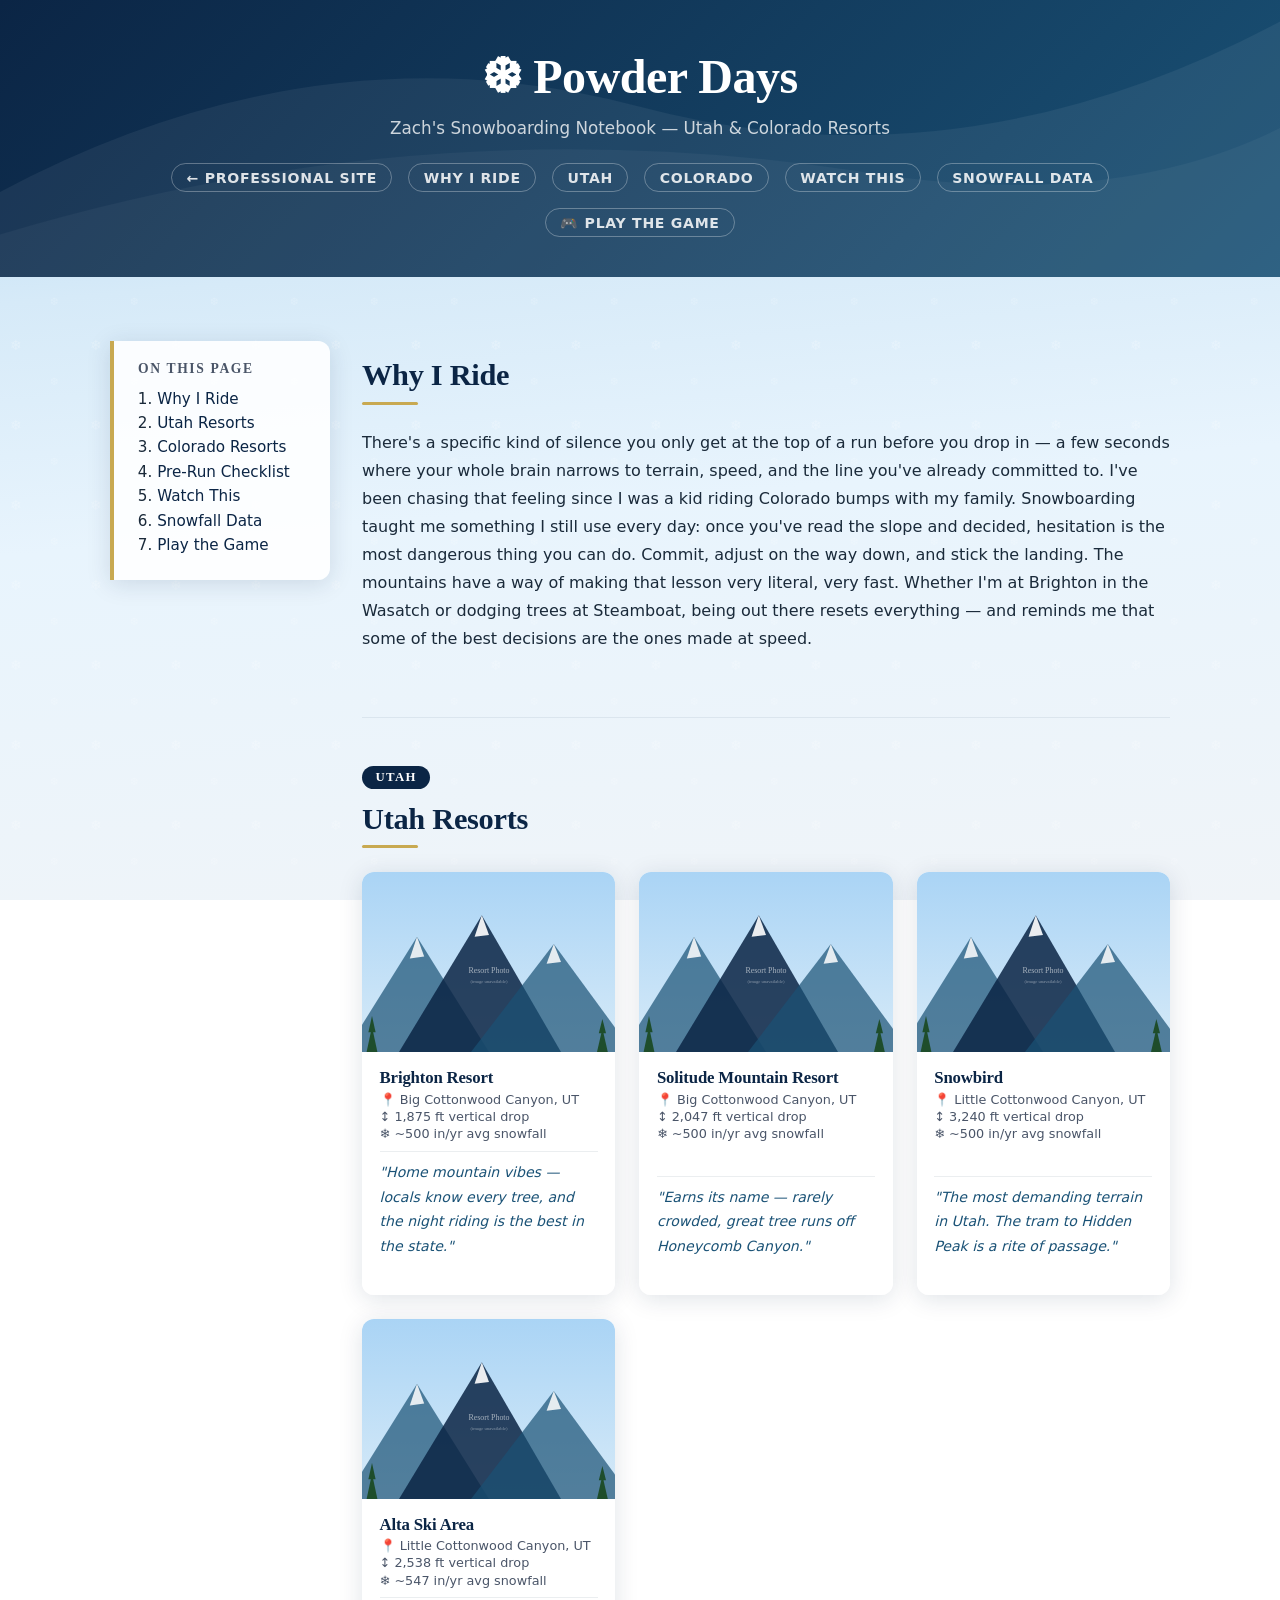
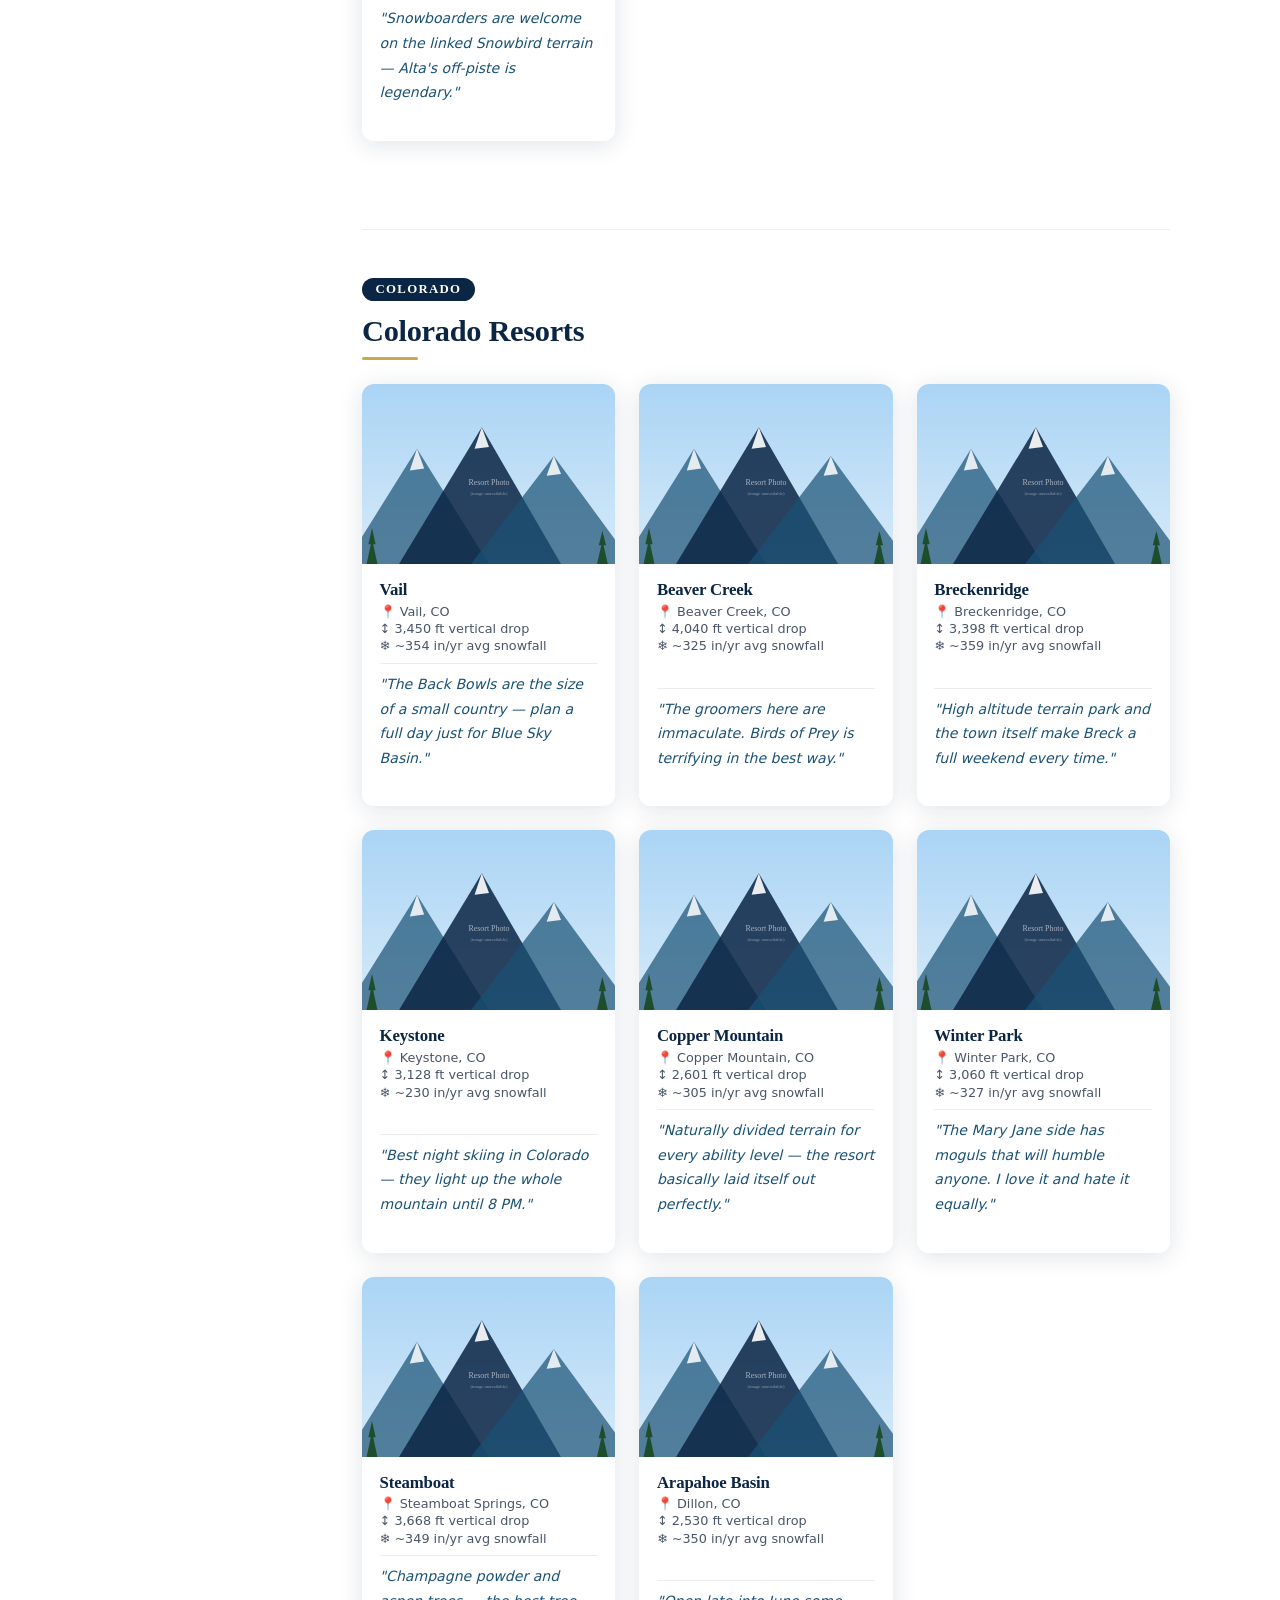
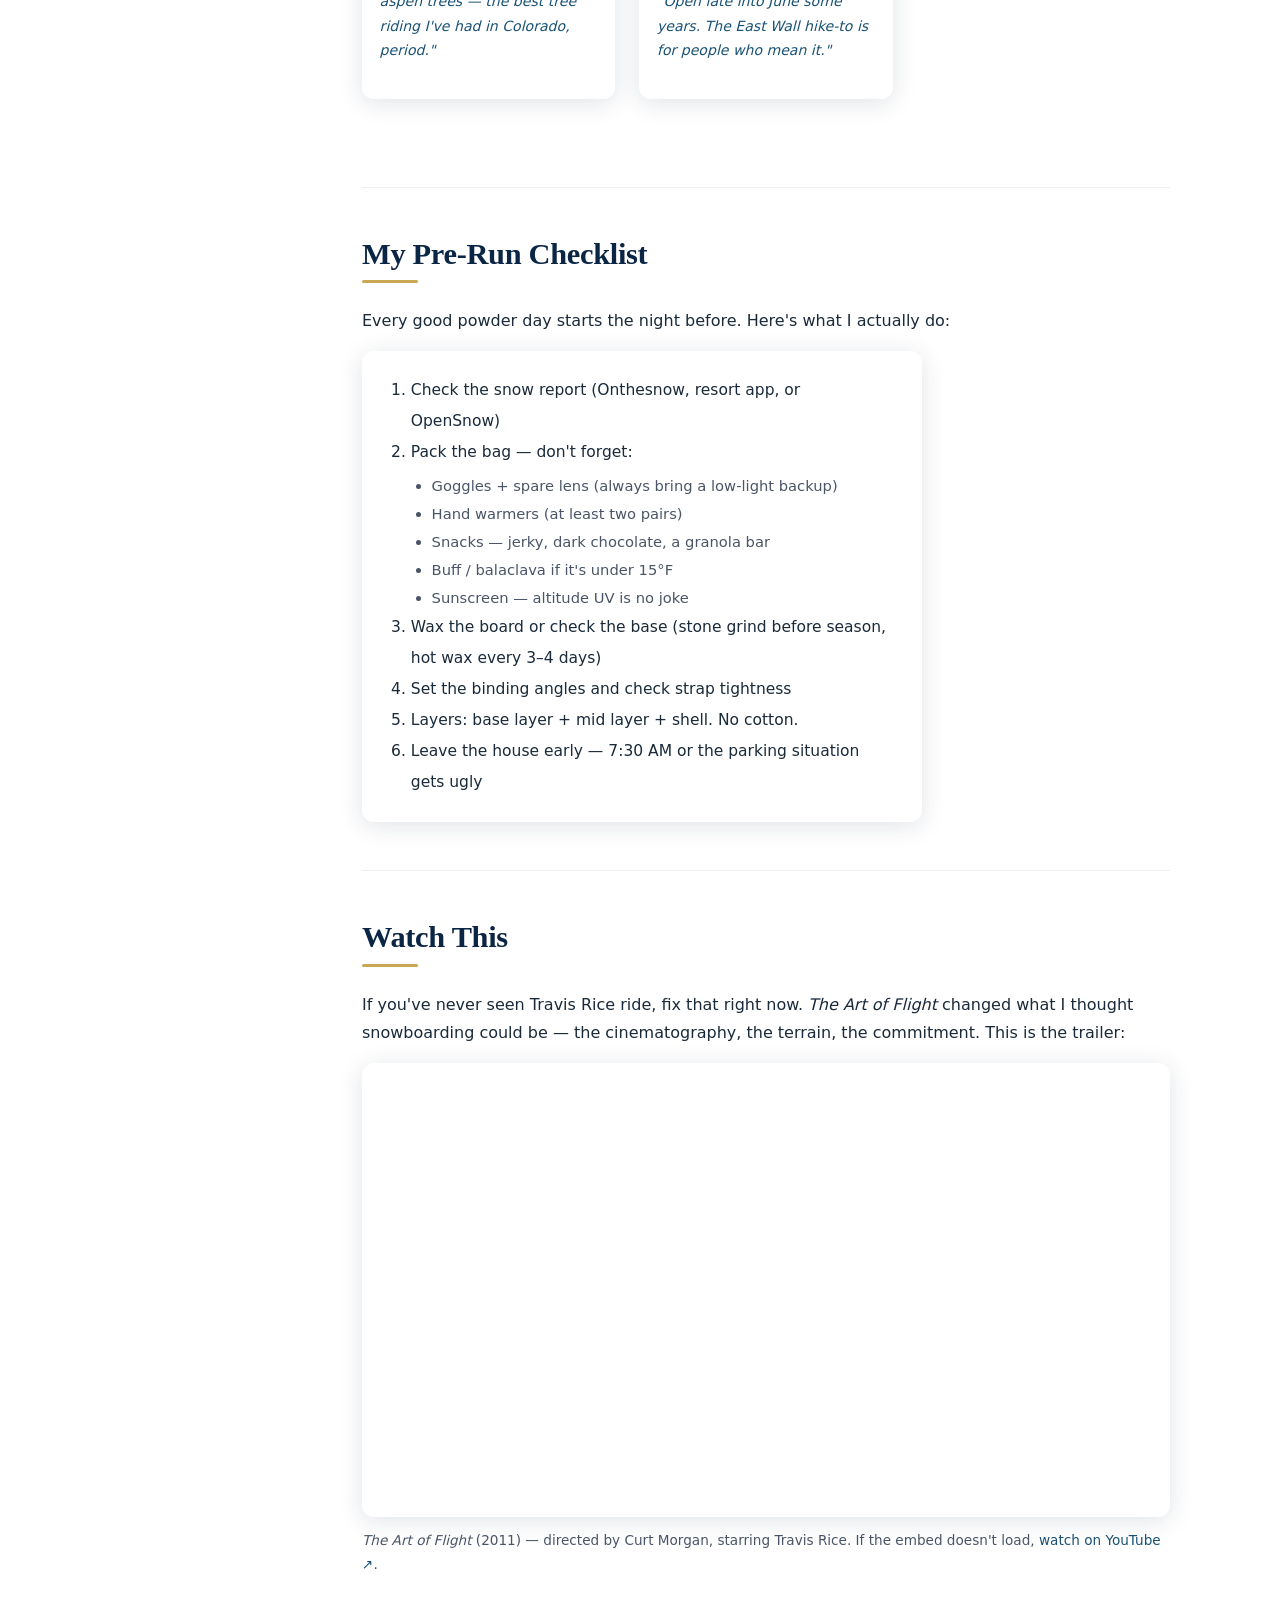
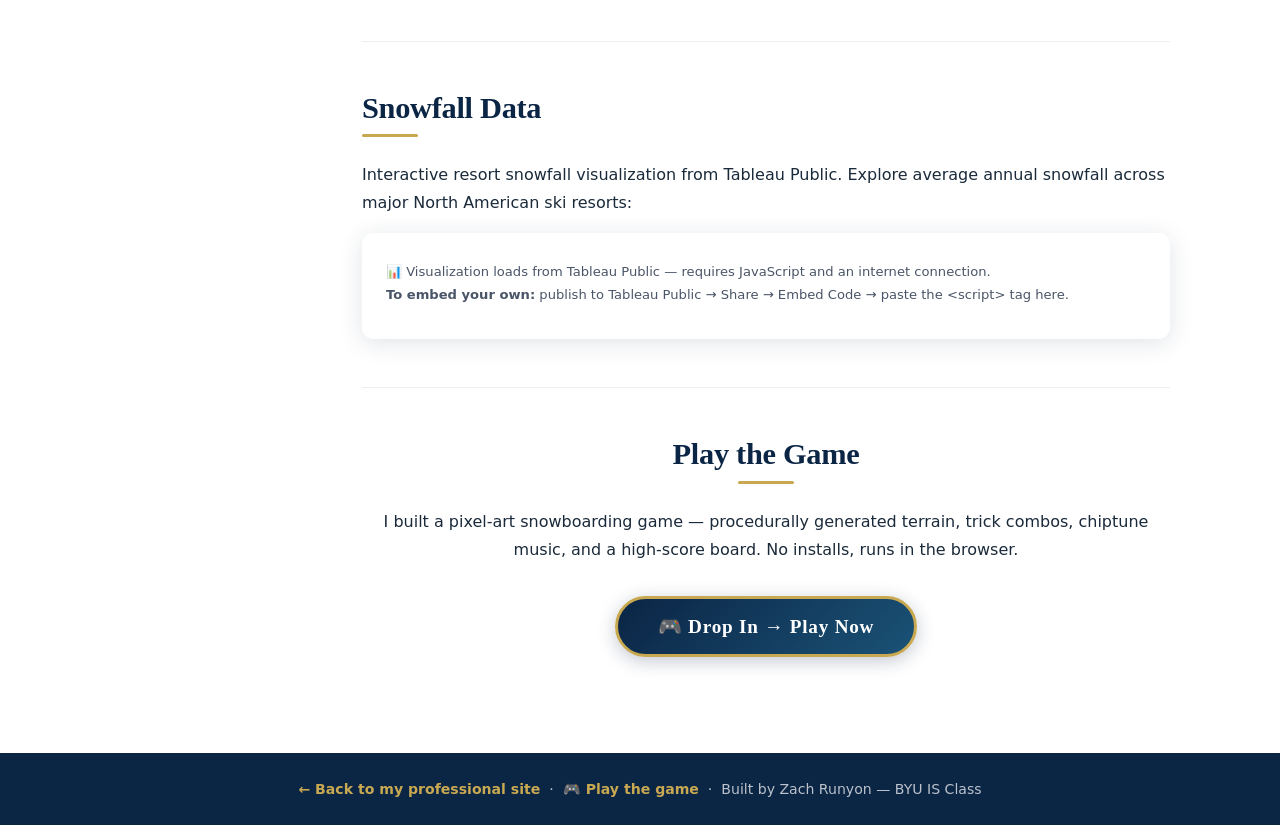
<file: scratch/scratch.html>
<!DOCTYPE html>
<html lang="en">
<head>
  <meta charset="UTF-8" />
  <meta name="viewport" content="width=device-width, initial-scale=1.0" />
  <title>Powder Days — Zach's Snowboarding Notebook</title>
  <meta name="description" content="Zach Runyon's hand-built snowboarding page — resort guides, a pre-run checklist, video, snowfall data, and a playable game." />
  <!-- NO Bootstrap. NO framework CDNs. Hand-rolled CSS only. -->
  <link rel="stylesheet" href="../assets/css/scratch.css" />
</head>
<body>

  <!-- ============ SITE HEADER ============ -->
  <header class="site-header">
    <div class="page">
      <h1>&#10054; Powder Days</h1>
      <p class="subtitle">Zach's Snowboarding Notebook &mdash; Utah &amp; Colorado Resorts</p>
      <nav class="header-nav" aria-label="Page navigation">
        <a href="../index.html">&#8592; Professional Site</a>
        <a href="#why-i-ride">Why I Ride</a>
        <a href="#utah-resorts">Utah</a>
        <a href="#colorado-resorts">Colorado</a>
        <a href="#watch-this">Watch This</a>
        <a href="#snowfall-data">Snowfall Data</a>
        <a href="#play-the-game">&#127918; Play the Game</a>
      </nav>
    </div>
  </header>

  <!-- ============ MAIN ============ -->
  <main class="page">
    <div class="main-layout">

    <!-- Left: sticky TOC column -->
    <aside class="toc-wrapper">
      <nav class="toc" aria-label="Table of contents">
        <h2>On this page</h2>
        <ol>
          <li><a href="#why-i-ride">Why I Ride</a></li>
          <li><a href="#utah-resorts">Utah Resorts</a></li>
          <li><a href="#colorado-resorts">Colorado Resorts</a></li>
          <li><a href="#checklist">Pre-Run Checklist</a></li>
          <li><a href="#watch-this">Watch This</a></li>
          <li><a href="#snowfall-data">Snowfall Data</a></li>
          <li><a href="#play-the-game">Play the Game</a></li>
        </ol>
      </nav>
    </aside>

    <!-- Right: all content -->
    <div class="main-content">

    <!-- ============ WHY I RIDE ============ -->
    <section class="content-section" id="why-i-ride">
      <h2>Why I Ride</h2>
      <hr class="section-rule" />
      <p>There's a specific kind of silence you only get at the top of a run before you drop in — a few seconds where your whole brain narrows to terrain, speed, and the line you've already committed to. I've been chasing that feeling since I was a kid riding Colorado bumps with my family. Snowboarding taught me something I still use every day: once you've read the slope and decided, hesitation is the most dangerous thing you can do. Commit, adjust on the way down, and stick the landing. The mountains have a way of making that lesson very literal, very fast. Whether I'm at Brighton in the Wasatch or dodging trees at Steamboat, being out there resets everything — and reminds me that some of the best decisions are the ones made at speed.</p>
    </section>

    <!-- ============ UTAH RESORTS ============ -->
    <section class="content-section" id="utah-resorts">
      <div>
        <span class="state-label">Utah</span>
        <h2>Utah Resorts</h2>
        <hr class="section-rule" />
      </div>

      <div class="resort-grid">

        <!-- Brighton -->
        <div class="resort-card">
          <img
            src="https://images.unsplash.com/photo-1551698618-1dfe5d97d256?w=800&q=80"
            alt="Brighton Resort ski slopes"
            onerror="this.src='../assets/img/resort-fallback.svg'; this.onerror=null;"
          />
          <div class="resort-card-body">
            <h3>Brighton Resort</h3>
            <div class="card-meta">
              <span>&#128205; Big Cottonwood Canyon, UT</span>
              <span>&#8597; 1,875 ft vertical drop</span>
              <span>&#10052; ~500 in/yr avg snowfall</span>
            </div>
            <p class="resort-take">"Home mountain vibes — locals know every tree, and the night riding is the best in the state."</p>
          </div>
        </div>

        <!-- Solitude -->
        <div class="resort-card">
          <img
            src="https://images.unsplash.com/photo-1520250497591-112f2f40a3f4?w=800&q=80"
            alt="Solitude Mountain Resort"
            onerror="this.src='../assets/img/resort-fallback.svg'; this.onerror=null;"
          />
          <div class="resort-card-body">
            <h3>Solitude Mountain Resort</h3>
            <div class="card-meta">
              <span>&#128205; Big Cottonwood Canyon, UT</span>
              <span>&#8597; 2,047 ft vertical drop</span>
              <span>&#10052; ~500 in/yr avg snowfall</span>
            </div>
            <p class="resort-take">"Earns its name — rarely crowded, great tree runs off Honeycomb Canyon."</p>
          </div>
        </div>

        <!-- Snowbird -->
        <div class="resort-card">
          <img
            src="https://images.unsplash.com/photo-1547235001-d703406d3f17?w=800&q=80"
            alt="Snowbird ski resort Utah"
            onerror="this.src='../assets/img/resort-fallback.svg'; this.onerror=null;"
          />
          <div class="resort-card-body">
            <h3>Snowbird</h3>
            <div class="card-meta">
              <span>&#128205; Little Cottonwood Canyon, UT</span>
              <span>&#8597; 3,240 ft vertical drop</span>
              <span>&#10052; ~500 in/yr avg snowfall</span>
            </div>
            <p class="resort-take">"The most demanding terrain in Utah. The tram to Hidden Peak is a rite of passage."</p>
          </div>
        </div>

        <!-- Alta -->
        <div class="resort-card">
          <img
            src="https://images.unsplash.com/photo-1565992441121-4367f2b43b55?w=800&q=80"
            alt="Alta Ski Area Utah powder"
            onerror="this.src='../assets/img/resort-fallback.svg'; this.onerror=null;"
          />
          <div class="resort-card-body">
            <h3>Alta Ski Area</h3>
            <div class="card-meta">
              <span>&#128205; Little Cottonwood Canyon, UT</span>
              <span>&#8597; 2,538 ft vertical drop</span>
              <span>&#10052; ~547 in/yr avg snowfall</span>
            </div>
            <p class="resort-take">"Snowboarders are welcome on the linked Snowbird terrain — Alta's off-piste is legendary."</p>
          </div>
        </div>

      </div>
    </section>

    <!-- ============ COLORADO RESORTS ============ -->
    <section class="content-section" id="colorado-resorts">
      <div>
        <span class="state-label">Colorado</span>
        <h2>Colorado Resorts</h2>
        <hr class="section-rule" />
      </div>

      <div class="resort-grid">

        <!-- Vail -->
        <div class="resort-card">
          <img
            src="https://images.unsplash.com/photo-1548777123-e216912df7d8?w=800&q=80"
            alt="Vail Colorado back bowls"
            onerror="this.src='../assets/img/resort-fallback.svg'; this.onerror=null;"
          />
          <div class="resort-card-body">
            <h3>Vail</h3>
            <div class="card-meta">
              <span>&#128205; Vail, CO</span>
              <span>&#8597; 3,450 ft vertical drop</span>
              <span>&#10052; ~354 in/yr avg snowfall</span>
            </div>
            <p class="resort-take">"The Back Bowls are the size of a small country — plan a full day just for Blue Sky Basin."</p>
          </div>
        </div>

        <!-- Beaver Creek -->
        <div class="resort-card">
          <img
            src="https://images.unsplash.com/photo-1467299036-8ece4b8ff68c?w=800&q=80"
            alt="Beaver Creek groomed runs"
            onerror="this.src='../assets/img/resort-fallback.svg'; this.onerror=null;"
          />
          <div class="resort-card-body">
            <h3>Beaver Creek</h3>
            <div class="card-meta">
              <span>&#128205; Beaver Creek, CO</span>
              <span>&#8597; 4,040 ft vertical drop</span>
              <span>&#10052; ~325 in/yr avg snowfall</span>
            </div>
            <p class="resort-take">"The groomers here are immaculate. Birds of Prey is terrifying in the best way."</p>
          </div>
        </div>

        <!-- Breckenridge -->
        <div class="resort-card">
          <img
            src="https://images.unsplash.com/photo-1544189715-9ede7b38dfde?w=800&q=80"
            alt="Breckenridge Colorado snowboarding"
            onerror="this.src='../assets/img/resort-fallback.svg'; this.onerror=null;"
          />
          <div class="resort-card-body">
            <h3>Breckenridge</h3>
            <div class="card-meta">
              <span>&#128205; Breckenridge, CO</span>
              <span>&#8597; 3,398 ft vertical drop</span>
              <span>&#10052; ~359 in/yr avg snowfall</span>
            </div>
            <p class="resort-take">"High altitude terrain park and the town itself make Breck a full weekend every time."</p>
          </div>
        </div>

        <!-- Keystone -->
        <div class="resort-card">
          <img
            src="https://images.unsplash.com/photo-1506905925346-21bda4d32df4?w=800&q=80"
            alt="Keystone night skiing Colorado"
            onerror="this.src='../assets/img/resort-fallback.svg'; this.onerror=null;"
          />
          <div class="resort-card-body">
            <h3>Keystone</h3>
            <div class="card-meta">
              <span>&#128205; Keystone, CO</span>
              <span>&#8597; 3,128 ft vertical drop</span>
              <span>&#10052; ~230 in/yr avg snowfall</span>
            </div>
            <p class="resort-take">"Best night skiing in Colorado — they light up the whole mountain until 8 PM."</p>
          </div>
        </div>

        <!-- Copper -->
        <div class="resort-card">
          <img
            src="https://images.unsplash.com/photo-1491555103944-7c647fd857e6?w=800&q=80"
            alt="Copper Mountain Colorado"
            onerror="this.src='../assets/img/resort-fallback.svg'; this.onerror=null;"
          />
          <div class="resort-card-body">
            <h3>Copper Mountain</h3>
            <div class="card-meta">
              <span>&#128205; Copper Mountain, CO</span>
              <span>&#8597; 2,601 ft vertical drop</span>
              <span>&#10052; ~305 in/yr avg snowfall</span>
            </div>
            <p class="resort-take">"Naturally divided terrain for every ability level — the resort basically laid itself out perfectly."</p>
          </div>
        </div>

        <!-- Winter Park -->
        <div class="resort-card">
          <img
            src="https://images.unsplash.com/photo-1551524559-8af4e6624178?w=800&q=80"
            alt="Winter Park Resort Colorado trees"
            onerror="this.src='../assets/img/resort-fallback.svg'; this.onerror=null;"
          />
          <div class="resort-card-body">
            <h3>Winter Park</h3>
            <div class="card-meta">
              <span>&#128205; Winter Park, CO</span>
              <span>&#8597; 3,060 ft vertical drop</span>
              <span>&#10052; ~327 in/yr avg snowfall</span>
            </div>
            <p class="resort-take">"The Mary Jane side has moguls that will humble anyone. I love it and hate it equally."</p>
          </div>
        </div>

        <!-- Steamboat -->
        <div class="resort-card">
          <img
            src="https://images.unsplash.com/photo-1488521787991-ed7bbaae773c?w=800&q=80"
            alt="Steamboat Springs Colorado champagne powder"
            onerror="this.src='../assets/img/resort-fallback.svg'; this.onerror=null;"
          />
          <div class="resort-card-body">
            <h3>Steamboat</h3>
            <div class="card-meta">
              <span>&#128205; Steamboat Springs, CO</span>
              <span>&#8597; 3,668 ft vertical drop</span>
              <span>&#10052; ~349 in/yr avg snowfall</span>
            </div>
            <p class="resort-take">"Champagne powder and aspen trees — the best tree riding I've had in Colorado, period."</p>
          </div>
        </div>

        <!-- A-Basin -->
        <div class="resort-card">
          <img
            src="https://images.unsplash.com/photo-1483728642387-6c3bdd6c93e5?w=800&q=80"
            alt="Arapahoe Basin Colorado high altitude"
            onerror="this.src='../assets/img/resort-fallback.svg'; this.onerror=null;"
          />
          <div class="resort-card-body">
            <h3>Arapahoe Basin</h3>
            <div class="card-meta">
              <span>&#128205; Dillon, CO</span>
              <span>&#8597; 2,530 ft vertical drop</span>
              <span>&#10052; ~350 in/yr avg snowfall</span>
            </div>
            <p class="resort-take">"Open late into June some years. The East Wall hike-to is for people who mean it."</p>
          </div>
        </div>

      </div>
    </section>

    <!-- ============ PRE-RUN CHECKLIST ============ -->
    <!-- Required: ordered list containing an unordered list -->
    <section class="content-section" id="checklist">
      <h2>My Pre-Run Checklist</h2>
      <hr class="section-rule" />
      <p>Every good powder day starts the night before. Here's what I actually do:</p>

      <div class="checklist-box">
        <ol>
          <li>Check the snow report (Onthesnow, resort app, or OpenSnow)</li>
          <li>Pack the bag — don't forget:
            <ul>
              <li>Goggles + spare lens (always bring a low-light backup)</li>
              <li>Hand warmers (at least two pairs)</li>
              <li>Snacks — jerky, dark chocolate, a granola bar</li>
              <li>Buff / balaclava if it's under 15°F</li>
              <li>Sunscreen — altitude UV is no joke</li>
            </ul>
          </li>
          <li>Wax the board or check the base (stone grind before season, hot wax every 3–4 days)</li>
          <li>Set the binding angles and check strap tightness</li>
          <li>Layers: base layer + mid layer + shell. No cotton.</li>
          <li>Leave the house early — 7:30 AM or the parking situation gets ugly</li>
        </ol>
      </div>
    </section>

    <!-- ============ WATCH THIS ============ -->
    <section class="content-section" id="watch-this">
      <h2>Watch This</h2>
      <hr class="section-rule" />
      <p>If you've never seen Travis Rice ride, fix that right now. <em>The Art of Flight</em> changed what I thought snowboarding could be — the cinematography, the terrain, the commitment. This is the trailer:</p>

      <!-- Required: YouTube embed via <iframe> in a responsive 16:9 container -->
      <div class="responsive-iframe">
        <iframe
          src="https://www.youtube.com/embed/KeU0J2_fLlg?si=YvDTVS2eQPbX6zKn"
          title="YouTube video player"
          frameborder="0"
          allow="accelerometer; autoplay; clipboard-write; encrypted-media; gyroscope; picture-in-picture; web-share"
          referrerpolicy="strict-origin-when-cross-origin"
          allowfullscreen
          loading="lazy">
        </iframe>
      </div>
      <p style="margin-top:0.75rem; font-size:0.85rem; color:#4a5568;">
        <em>The Art of Flight</em> (2011) — directed by Curt Morgan, starring Travis Rice.
        If the embed doesn't load, <a href="https://www.youtube.com/watch?v=ApMz1-zr5cM" target="_blank" rel="noopener">watch on YouTube &#8599;</a>.
      </p>
    </section>

    <!-- ============ SNOWFALL DATA ============ -->
    <section class="content-section" id="snowfall-data">
      <h2>Snowfall Data</h2>
      <hr class="section-rule" />
      <p>Interactive resort snowfall visualization from Tableau Public. Explore average annual snowfall across major North American ski resorts:</p>

      <!-- Required: embedded interactive Tableau visualization -->
      <!-- TODO: To replace with your own Tableau viz:
           1. Publish your workbook to Tableau Public (public.tableau.com)
           2. Click Share → Embed Code
           3. Paste the full <script> tag here, replacing everything inside .tableau-wrap
      -->
      <div class="tableau-wrap">
        <div class='tableauPlaceholder' id='viz1776295692038' style='position: relative'><noscript><a href='#'><img alt='Dashboard 1 ' src='https:&#47;&#47;public.tableau.com&#47;static&#47;images&#47;Sn&#47;SnowfallExtremes&#47;Dashboard1&#47;1_rss.png' style='border: none' /></a></noscript><object class='tableauViz'  style='display:none;'><param name='host_url' value='https%3A%2F%2Fpublic.tableau.com%2F' /> <param name='embed_code_version' value='3' /> <param name='site_root' value='' /><param name='name' value='SnowfallExtremes&#47;Dashboard1' /><param name='tabs' value='no' /><param name='toolbar' value='yes' /><param name='static_image' value='https:&#47;&#47;public.tableau.com&#47;static&#47;images&#47;Sn&#47;SnowfallExtremes&#47;Dashboard1&#47;1.png' /> <param name='animate_transition' value='yes' /><param name='display_static_image' value='yes' /><param name='display_spinner' value='yes' /><param name='display_overlay' value='yes' /><param name='display_count' value='yes' /><param name='language' value='en-US' /></object></div>
        <script type='text/javascript'>
          var divElement = document.getElementById('viz1776295692038');
          var vizElement = divElement.getElementsByTagName('object')[0];
          vizElement.style.width = '100%';
          vizElement.style.height = Math.max(500, divElement.offsetWidth * 0.65) + 'px';
          var scriptElement = document.createElement('script');
          scriptElement.src = 'https://public.tableau.com/javascripts/api/viz_v1.js';
          vizElement.parentNode.insertBefore(scriptElement, vizElement);
        </script>
        <!-- Fallback message if Tableau doesn't load -->
        <p style="font-size:0.82rem; color:#4a5568; margin-top:0.75rem; padding:0 0.5rem;">
          &#128202; Visualization loads from Tableau Public — requires JavaScript and an internet connection.
          <br>
          <!-- TODO: Replace the viz name above ('SkiResortSnowfallComparison/SnowfallByResort')
               with your own published Tableau Public workbook path. -->
          <strong>To embed your own:</strong> publish to Tableau Public → Share → Embed Code → paste the &lt;script&gt; tag here.
        </p>
      </div>
    </section>

    <!-- ============ PLAY THE GAME ============ -->
    <!-- Required: on-page anchor (id="play-the-game") linked from ToC above -->
    <section class="content-section" id="play-the-game" style="text-align:center; padding-bottom: 4rem;">
      <h2>Play the Game</h2>
      <hr class="section-rule" style="margin-left:auto; margin-right:auto;" />
      <p>I built a pixel-art snowboarding game — procedurally generated terrain, trick combos, chiptune music, and a high-score board. No installs, runs in the browser.</p>
      <a href="game.html" class="btn-powder">&#127918; Drop In &rarr; Play Now</a>
    </section>

    </div> <!-- /.main-content -->
    </div> <!-- /.main-layout -->
  </main>

  <!-- ============ FOOTER ============ -->
  <footer class="scratch-footer">
    <a href="../index.html">&#8592; Back to my professional site</a>
    &nbsp;&middot;&nbsp;
    <a href="game.html">&#127918; Play the game</a>
    &nbsp;&middot;&nbsp;
    Built by Zach Runyon &mdash; BYU IS Class
  </footer>

</body>
</html>
</file>
<file: assets/css/pro.css>
/* ============================================================
   pro.css — Bootstrap overrides for zkrunyon-ui.github.io
   Palette: navy #0B2545 · deep teal #13315C · gold #C8A951
            white · off-white #F5F6F8 · dark #1A1A1A
   ============================================================ */

/* ---- Google Fonts ----------------------------------------- */
@import url('https://fonts.googleapis.com/css2?family=Playfair+Display:wght@400;600;700&family=Inter:wght@300;400;500;600&display=swap');

/* ---- CSS Variables ---------------------------------------- */
:root {
  --navy:      #0B2545;
  --teal:      #13315C;
  --gold:      #C8A951;
  --gold-dark: #a8892e;
  --offwhite:  #F5F6F8;
  --dark:      #1A1A1A;
  --muted:     #6c757d;
  --card-shadow: 0 4px 20px rgba(11,37,69,0.10);
}

/* ---- Base ------------------------------------------------- */
body {
  font-family: 'Inter', system-ui, sans-serif;
  color: var(--dark);
  background-color: #fff;
}

h1, h2, h3, .serif {
  font-family: 'Playfair Display', Georgia, serif;
}

a {
  color: var(--navy);
  text-decoration: none;
}

a:hover {
  color: var(--gold-dark);
}

/* ---- Navbar ----------------------------------------------- */
.navbar-brand {
  font-family: 'Playfair Display', Georgia, serif;
  font-size: 1.35rem;
  font-weight: 700;
  color: #fff !important;
  letter-spacing: 0.02em;
}

.navbar {
  background-color: var(--navy) !important;
  padding: 0.85rem 0;
}

.navbar-nav .nav-link {
  color: rgba(255,255,255,0.82) !important;
  font-size: 0.92rem;
  font-weight: 500;
  letter-spacing: 0.04em;
  padding: 0.4rem 0.9rem !important;
  position: relative;
  transition: color 0.2s;
}

.navbar-nav .nav-link:hover,
.navbar-nav .nav-link.active {
  color: #fff !important;
}

.navbar-nav .nav-link.active::after {
  content: '';
  position: absolute;
  bottom: -2px;
  left: 0.9rem;
  right: 0.9rem;
  height: 2px;
  background: var(--gold);
  border-radius: 2px;
}

.navbar-toggler {
  border-color: rgba(255,255,255,0.4);
}

.navbar-toggler-icon {
  background-image: url("data:image/svg+xml,%3csvg xmlns='http://www.w3.org/2000/svg' viewBox='0 0 30 30'%3e%3cpath stroke='rgba%28255,255,255,0.85%29' stroke-linecap='round' stroke-miterlimit='10' stroke-width='2' d='M4 7h22M4 15h22M4 23h22'/%3e%3c/svg%3e");
}

/* ---- Footer ----------------------------------------------- */
.site-footer {
  background-color: var(--navy);
  color: rgba(255,255,255,0.75);
  padding: 2rem 0 1.5rem;
  font-size: 0.85rem;
}

.site-footer a {
  color: rgba(255,255,255,0.75);
  transition: color 0.2s;
}

.site-footer a:hover {
  color: var(--gold);
}

.site-footer .footer-icons a {
  font-size: 1.4rem;
  margin: 0 0.5rem;
}

.site-footer .footer-divider {
  border-color: rgba(255,255,255,0.12);
  margin: 0.75rem 0;
}

/* ---- Buttons ---------------------------------------------- */
.btn-gold {
  background-color: var(--gold);
  color: var(--navy);
  border: 2px solid var(--gold);
  font-weight: 600;
  letter-spacing: 0.04em;
  transition: background 0.2s, color 0.2s, transform 0.15s;
}

.btn-gold:hover {
  background-color: var(--gold-dark);
  border-color: var(--gold-dark);
  color: #fff;
  transform: translateY(-1px);
}

.btn-outline-gold {
  background-color: transparent;
  color: #fff;
  border: 2px solid var(--gold);
  font-weight: 600;
  letter-spacing: 0.04em;
  transition: background 0.2s, color 0.2s, transform 0.15s;
}

.btn-outline-gold:hover {
  background-color: var(--gold);
  color: var(--navy);
  transform: translateY(-1px);
}

/* ---- Hero ------------------------------------------------- */
.hero {
  background-color: var(--navy);
  background-image: url("data:image/svg+xml,%3Csvg xmlns='http://www.w3.org/2000/svg' width='600' height='600'%3E%3Cfilter id='n'%3E%3CfeTurbulence type='fractalNoise' baseFrequency='0.65' numOctaves='3' stitchTiles='stitch'/%3E%3C/filter%3E%3Crect width='600' height='600' filter='url(%23n)' opacity='0.04'/%3E%3C/svg%3E"),
    url("data:image/svg+xml,%3Csvg xmlns='http://www.w3.org/2000/svg' width='800' height='800' viewBox='0 0 800 800'%3E%3Cg fill='none' stroke='%23ffffff' stroke-width='0.6' stroke-opacity='0.06'%3E%3Cellipse cx='400' cy='400' rx='320' ry='200'/%3E%3Cellipse cx='400' cy='400' rx='260' ry='160'/%3E%3Cellipse cx='400' cy='400' rx='200' ry='120'/%3E%3Cellipse cx='400' cy='400' rx='140' ry='80'/%3E%3Cellipse cx='400' cy='400' rx='80' ry='40'/%3E%3Cpath d='M80 400 Q200 340 400 400 Q600 460 720 400'/%3E%3Cpath d='M80 440 Q200 380 400 440 Q600 500 720 440'/%3E%3Cpath d='M80 360 Q200 300 400 360 Q600 420 720 360'/%3E%3Cpath d='M80 480 Q200 420 400 480 Q600 540 720 480'/%3E%3Cpath d='M80 320 Q200 260 400 320 Q600 380 720 320'/%3E%3C/g%3E%3C/svg%3E");
  background-blend-mode: normal;
  color: #fff;
  padding: 110px 0 90px;
  position: relative;
}

.hero-headline {
  font-family: 'Playfair Display', Georgia, serif;
  font-size: clamp(2rem, 5vw, 3.4rem);
  font-weight: 700;
  line-height: 1.15;
  color: #fff;
  margin-bottom: 1.1rem;
}

.hero-headline .gold-text {
  color: var(--gold);
}

.hero-sub {
  font-size: 1.1rem;
  color: rgba(255,255,255,0.82);
  max-width: 560px;
  line-height: 1.65;
  margin-bottom: 2rem;
}

/* ---- Currently strip -------------------------------------- */
.currently-strip {
  background-color: var(--gold);
  color: var(--navy);
  padding: 0.65rem 0;
  font-size: 0.9rem;
  font-weight: 600;
  letter-spacing: 0.04em;
  text-align: center;
}

/* ---- Cards ----------------------------------------------- */
.pro-card {
  border: 1px solid rgba(11,37,69,0.08);
  border-radius: 10px;
  box-shadow: var(--card-shadow);
  transition: transform 0.2s, box-shadow 0.2s;
  height: 100%;
}

.pro-card:hover {
  transform: translateY(-4px);
  box-shadow: 0 8px 30px rgba(11,37,69,0.15);
}

.pro-card .card-icon {
  font-size: 2rem;
  color: var(--gold);
  margin-bottom: 0.75rem;
}

.pro-card .card-read-more {
  color: var(--navy);
  font-weight: 600;
  font-size: 0.9rem;
  transition: color 0.2s;
}

.pro-card .card-read-more:hover {
  color: var(--gold-dark);
}

/* ---- Section headings ------------------------------------- */
.section-heading {
  font-family: 'Playfair Display', Georgia, serif;
  font-size: clamp(1.6rem, 3vw, 2.2rem);
  color: var(--navy);
  margin-bottom: 0.5rem;
}

.section-heading-rule {
  width: 56px;
  height: 3px;
  background: var(--gold);
  border: none;
  border-radius: 2px;
  margin: 0.5rem 0 2rem 0;
}

/* ---- About page ------------------------------------------ */
.portrait-wrap {
  border-radius: 12px;
  overflow: hidden;
  box-shadow: 0 6px 30px rgba(11,37,69,0.18);
}

.portrait-wrap img {
  width: 100%;
  height: auto;
  display: block;
}

/* ---- Resume page ----------------------------------------- */
.resume-header-name {
  font-family: 'Playfair Display', Georgia, serif;
  font-size: 2.4rem;
  color: var(--navy);
  font-weight: 700;
}

.resume-contact-line {
  color: var(--muted);
  font-size: 0.9rem;
}

.resume-contact-line a {
  color: var(--muted);
}

.resume-contact-line a:hover {
  color: var(--navy);
}

.resume-section-title {
  font-family: 'Playfair Display', Georgia, serif;
  font-size: 1.2rem;
  color: var(--navy);
  text-transform: uppercase;
  letter-spacing: 0.12em;
  font-weight: 600;
  border-bottom: 2px solid var(--gold);
  padding-bottom: 0.3rem;
  margin-bottom: 1.1rem;
  margin-top: 2rem;
}

.resume-role {
  margin-bottom: 1.5rem;
}

.resume-role-company {
  font-weight: 700;
  color: var(--dark);
  font-size: 1rem;
}

.resume-role-title {
  color: var(--navy);
  font-size: 0.95rem;
  font-weight: 600;
}

.resume-role-meta {
  font-size: 0.85rem;
  color: var(--muted);
}

.resume-role ul {
  margin-top: 0.5rem;
  padding-left: 1.25rem;
  font-size: 0.93rem;
  line-height: 1.7;
}

.resume-role ul li {
  margin-bottom: 0.25rem;
}

.btn-print {
  background-color: var(--navy);
  color: #fff;
  border: none;
  padding: 0.55rem 1.4rem;
  border-radius: 6px;
  font-size: 0.9rem;
  font-weight: 600;
  cursor: pointer;
  transition: background 0.2s;
  display: inline-flex;
  align-items: center;
  gap: 0.4rem;
}

.btn-print:hover {
  background-color: var(--teal);
}

/* ---- Contact page ---------------------------------------- */
.contact-card {
  background: var(--offwhite);
  border-radius: 12px;
  padding: 1.75rem 2rem;
  text-align: center;
  box-shadow: var(--card-shadow);
  transition: transform 0.2s;
}

.contact-card:hover {
  transform: translateY(-3px);
}

.contact-card .contact-icon {
  font-size: 2rem;
  color: var(--gold);
  margin-bottom: 0.5rem;
}

.contact-card h5 {
  font-weight: 600;
  color: var(--navy);
  margin-bottom: 0.25rem;
}

.contact-card a {
  color: var(--dark);
  font-size: 0.95rem;
}

.contact-card a:hover {
  color: var(--gold-dark);
}

.contact-form-card {
  background: #fff;
  border: 1px solid rgba(11,37,69,0.1);
  border-radius: 12px;
  padding: 2rem;
  box-shadow: var(--card-shadow);
}

.form-label {
  font-weight: 500;
  color: var(--navy);
  font-size: 0.9rem;
}

.form-control:focus {
  border-color: var(--gold);
  box-shadow: 0 0 0 0.2rem rgba(200,169,81,0.2);
}

.form-note {
  font-size: 0.8rem;
  color: var(--muted);
  margin-top: 0.5rem;
}

/* ---- Map -------------------------------------------------- */
.map-container {
  border-radius: 12px;
  overflow: hidden;
  box-shadow: var(--card-shadow);
}

/* ---- Print styles ----------------------------------------- */
@media print {
  .navbar, .site-footer, .btn-print, .no-print {
    display: none !important;
  }

  body {
    font-size: 11pt;
    color: #000;
  }

  .resume-header-name {
    font-size: 22pt;
    color: #000;
  }

  .resume-section-title {
    color: #000;
    border-bottom-color: #000;
  }

  .resume-role-title {
    color: #000;
  }

  a {
    color: #000;
    text-decoration: none;
  }

  .container {
    max-width: 100% !important;
    padding: 0 !important;
  }
}
</file>
<file: assets/css/scratch.css>
/* ============================================================
   scratch.css — hand-rolled stylesheet for scratch/scratch.html
   NO Bootstrap. NO frameworks. Every rule written from scratch.
   ============================================================ */

/* ---- Reset ------------------------------------------------ */
*, *::before, *::after {
  box-sizing: border-box;
  margin: 0;
  padding: 0;
}

/* ---- Custom properties ------------------------------------ */
:root {
  --snow-white:   #f0f4f8;
  --sky-top:      #aad4f5;
  --sky-mid:      #d6eaf8;
  --navy:         #0b2545;
  --blue-mid:     #1a5276;
  --gold:         #c8a951;
  --pine:         #1e4d2b;
  --text-dark:    #1a2a3a;
  --text-muted:   #4a5568;
  --card-bg:      rgba(255,255,255,0.88);
  --card-shadow:  0 4px 24px rgba(11,37,69,0.13);
  --radius:       12px;
}

/* ---- Body / background ------------------------------------ */
body {
  font-family: 'Segoe UI', system-ui, -apple-system, sans-serif;
  font-size: 16px;
  color: var(--text-dark);
  /* sky-to-snow gradient background */
  background: linear-gradient(175deg, var(--sky-top) 0%, var(--sky-mid) 30%, #e8f4fd 55%, var(--snow-white) 100%);
  background-attachment: fixed;
  min-height: 100vh;
  /* subtle snowflake SVG overlay */
  background-image:
    url("data:image/svg+xml,%3Csvg xmlns='http://www.w3.org/2000/svg' width='80' height='80'%3E%3Ctext x='10' y='30' font-size='14' fill='%23ffffff' opacity='0.25'%3E%E2%9D%84%3C/text%3E%3Ctext x='50' y='65' font-size='10' fill='%23ffffff' opacity='0.18'%3E%E2%9D%86%3C/text%3E%3C/svg%3E"),
    linear-gradient(175deg, var(--sky-top) 0%, var(--sky-mid) 30%, #e8f4fd 55%, var(--snow-white) 100%);
}

/* ---- Headings --------------------------------------------- */
h1, h2, h3, h4 {
  font-family: Georgia, 'Times New Roman', serif;
  color: var(--navy);
  letter-spacing: -0.01em;
  line-height: 1.2;
}

h1 {
  font-size: clamp(2rem, 5vw, 3rem);
  font-weight: 700;
}

h2 {
  font-size: clamp(1.4rem, 3vw, 1.9rem);
  font-weight: 600;
  margin-bottom: 0.5rem;
}

h3 {
  font-size: 1.15rem;
  font-weight: 600;
  color: var(--blue-mid);
}

p {
  line-height: 1.75;
  color: var(--text-dark);
  margin-bottom: 1rem;
}

a {
  color: var(--blue-mid);
  text-decoration: none;
  transition: color 0.2s;
}

a:hover {
  color: var(--gold);
  text-decoration: underline;
}

/* ---- Layout: .page ---------------------------------------- */
.page {
  max-width: 1100px;
  margin: 0 auto;
  padding: 0 1.25rem;
}

/* ---- Site header ------------------------------------------ */
.site-header {
  background: linear-gradient(135deg, var(--navy) 0%, var(--blue-mid) 100%);
  color: #fff;
  padding: 3rem 1.25rem 2.5rem;
  text-align: center;
  position: relative;
  overflow: hidden;
}

.site-header::before {
  content: '';
  position: absolute;
  inset: 0;
  background: url("data:image/svg+xml,%3Csvg xmlns='http://www.w3.org/2000/svg' width='600' height='200'%3E%3Cpath d='M0,160 Q150,80 300,120 Q450,160 600,80 L600,200 L0,200 Z' fill='rgba(255,255,255,0.06)'/%3E%3Cpath d='M0,180 Q200,120 400,150 Q520,170 600,130 L600,200 L0,200 Z' fill='rgba(255,255,255,0.04)'/%3E%3C/svg%3E") bottom/cover no-repeat;
}

.site-header h1 {
  color: #fff;
  position: relative;
}

.site-header .subtitle {
  color: rgba(255,255,255,0.78);
  font-size: 1.05rem;
  margin-top: 0.5rem;
  position: relative;
}

.header-nav {
  margin-top: 1.25rem;
  position: relative;
  display: flex;
  gap: 1rem;
  justify-content: center;
  flex-wrap: wrap;
}

.header-nav a {
  color: rgba(255,255,255,0.85);
  font-size: 0.88rem;
  font-weight: 600;
  letter-spacing: 0.05em;
  text-transform: uppercase;
  border: 1px solid rgba(255,255,255,0.3);
  padding: 0.35rem 0.9rem;
  border-radius: 20px;
  text-decoration: none;
  transition: background 0.2s, color 0.2s;
}

.header-nav a:hover {
  background: var(--gold);
  color: var(--navy);
  border-color: var(--gold);
  text-decoration: none;
}

/* ---- Table of contents: .toc ------------------------------ */
.toc {
  background: var(--card-bg);
  border-left: 4px solid var(--gold);
  border-radius: 0 var(--radius) var(--radius) 0;
  padding: 1.25rem 1.5rem;
  margin: 2rem 0;
  display: inline-block;
  min-width: 220px;
  box-shadow: var(--card-shadow);
}

.toc h2 {
  font-size: 0.85rem;
  text-transform: uppercase;
  letter-spacing: 0.12em;
  color: var(--text-muted);
  margin-bottom: 0.75rem;
}

.toc ol {
  margin: 0;
  padding-left: 1.2rem;
  font-size: 0.95rem;
}

.toc ol li {
  margin-bottom: 0.4rem;
}

.toc ol li a {
  color: var(--navy);
  font-weight: 500;
  text-decoration: none;
}

.toc ol li a:hover {
  color: var(--gold);
}

/* ---- Two-column layout ------------------------------------ */
.main-layout {
  display: grid;
  grid-template-columns: 220px 1fr;
  gap: 2rem;
  align-items: start;
  padding-top: 2rem;
}

.toc-wrapper {
  position: sticky;
  top: 1.5rem;
  align-self: start;
}

.main-content {
  min-width: 0; /* prevent grid blowout */
}

@media (max-width: 900px) {
  .main-layout {
    grid-template-columns: 1fr;
  }
  .toc-wrapper {
    position: static;
  }
}

/* ---- Section separator ------------------------------------ */
.section-rule {
  width: 56px;
  height: 3px;
  background: var(--gold);
  border: none;
  border-radius: 2px;
  margin: 0.4rem 0 1.5rem 0;
}

/* ---- Resort grid: .resort-grid ---------------------------- */
.resort-grid {
  display: grid;
  grid-template-columns: repeat(auto-fill, minmax(240px, 1fr));
  gap: 1.5rem;
  margin: 1.5rem 0 2.5rem;
}

/* ---- Resort card: .resort-card ---------------------------- */
.resort-card {
  background: var(--card-bg);
  border-radius: var(--radius);
  box-shadow: var(--card-shadow);
  overflow: hidden;
  transition: transform 0.22s ease, box-shadow 0.22s ease;
  display: flex;
  flex-direction: column;
}

.resort-card:hover {
  transform: translateY(-6px);
  box-shadow: 0 10px 36px rgba(11,37,69,0.18);
}

.resort-card img {
  width: 100%;
  height: 180px;
  object-fit: cover;
  display: block;
}

.resort-card-body {
  padding: 1rem 1.1rem 1.25rem;
  flex: 1;
  display: flex;
  flex-direction: column;
}

.resort-card-body h3 {
  font-size: 1.05rem;
  margin-bottom: 0.2rem;
  color: var(--navy);
}

/* ---- Card meta: .card-meta -------------------------------- */
.card-meta {
  font-size: 0.8rem;
  color: var(--text-muted);
  margin-bottom: 0.6rem;
  display: flex;
  flex-direction: column;
  gap: 0.15rem;
}

.card-meta span {
  display: flex;
  align-items: center;
  gap: 0.3rem;
}

.resort-take {
  font-size: 0.88rem;
  font-style: italic;
  color: var(--blue-mid);
  margin-top: auto;
  padding-top: 0.5rem;
  border-top: 1px solid rgba(11,37,69,0.08);
}

/* ---- Checklist section ------------------------------------ */
.checklist-box {
  background: var(--card-bg);
  border-radius: var(--radius);
  padding: 1.5rem 1.75rem;
  box-shadow: var(--card-shadow);
  max-width: 560px;
}

.checklist-box ol {
  padding-left: 1.3rem;
  line-height: 2;
  font-size: 0.97rem;
}

.checklist-box ul {
  padding-left: 1.3rem;
  line-height: 1.9;
  margin-top: 0.25rem;
  font-size: 0.92rem;
  color: var(--text-muted);
  list-style-type: disc;
}

/* ---- Responsive iframe (16:9): .responsive-iframe --------- */
.responsive-iframe {
  position: relative;
  width: 100%;
  padding-top: 56.25%; /* 16:9 ratio */
  border-radius: var(--radius);
  overflow: hidden;
  box-shadow: var(--card-shadow);
}

.responsive-iframe iframe {
  position: absolute;
  top: 0;
  left: 0;
  width: 100%;
  height: 100%;
  border: 0;
}

/* ---- Tableau embed ---------------------------------------- */
.tableau-wrap {
  background: var(--card-bg);
  border-radius: var(--radius);
  padding: 1rem;
  box-shadow: var(--card-shadow);
  overflow: hidden;
}

/* ---- Big CTA button --------------------------------------- */
.btn-powder {
  display: inline-block;
  background: linear-gradient(135deg, var(--navy), var(--blue-mid));
  color: #fff;
  font-family: Georgia, serif;
  font-size: 1.2rem;
  font-weight: 700;
  padding: 1rem 2.5rem;
  border-radius: 50px;
  text-decoration: none;
  letter-spacing: 0.04em;
  transition: transform 0.2s, box-shadow 0.2s;
  box-shadow: 0 4px 18px rgba(11,37,69,0.25);
  margin-top: 1rem;
  border: 3px solid var(--gold);
}

.btn-powder:hover {
  transform: translateY(-3px) scale(1.03);
  box-shadow: 0 8px 28px rgba(11,37,69,0.3);
  color: var(--gold);
  text-decoration: none;
}

/* ---- Content sections ------------------------------------ */
.content-section {
  padding: 3rem 0;
  border-bottom: 1px solid rgba(11,37,69,0.07);
}

.content-section:last-of-type {
  border-bottom: none;
}

/* ---- State label ------------------------------------------ */
.state-label {
  display: inline-block;
  background: var(--navy);
  color: #fff;
  font-family: Georgia, serif;
  font-size: 0.8rem;
  font-weight: 600;
  letter-spacing: 0.1em;
  text-transform: uppercase;
  padding: 0.25rem 0.85rem;
  border-radius: 20px;
  margin-bottom: 0.75rem;
}

/* ---- Footer ---------------------------------------------- */
.scratch-footer {
  background: var(--navy);
  color: rgba(255,255,255,0.72);
  text-align: center;
  padding: 1.75rem 1rem;
  font-size: 0.88rem;
  margin-top: 2rem;
}

.scratch-footer a {
  color: var(--gold);
  text-decoration: none;
  font-weight: 600;
}

.scratch-footer a:hover {
  text-decoration: underline;
}

/* ---- Responsive ------------------------------------------ */
@media (max-width: 700px) {
  .resort-grid {
    grid-template-columns: 1fr 1fr;
  }
}

@media (max-width: 480px) {
  .resort-grid {
    grid-template-columns: 1fr;
  }

  .toc-wrapper {
    float: none;
    width: 100%;
  }
}
</file>
